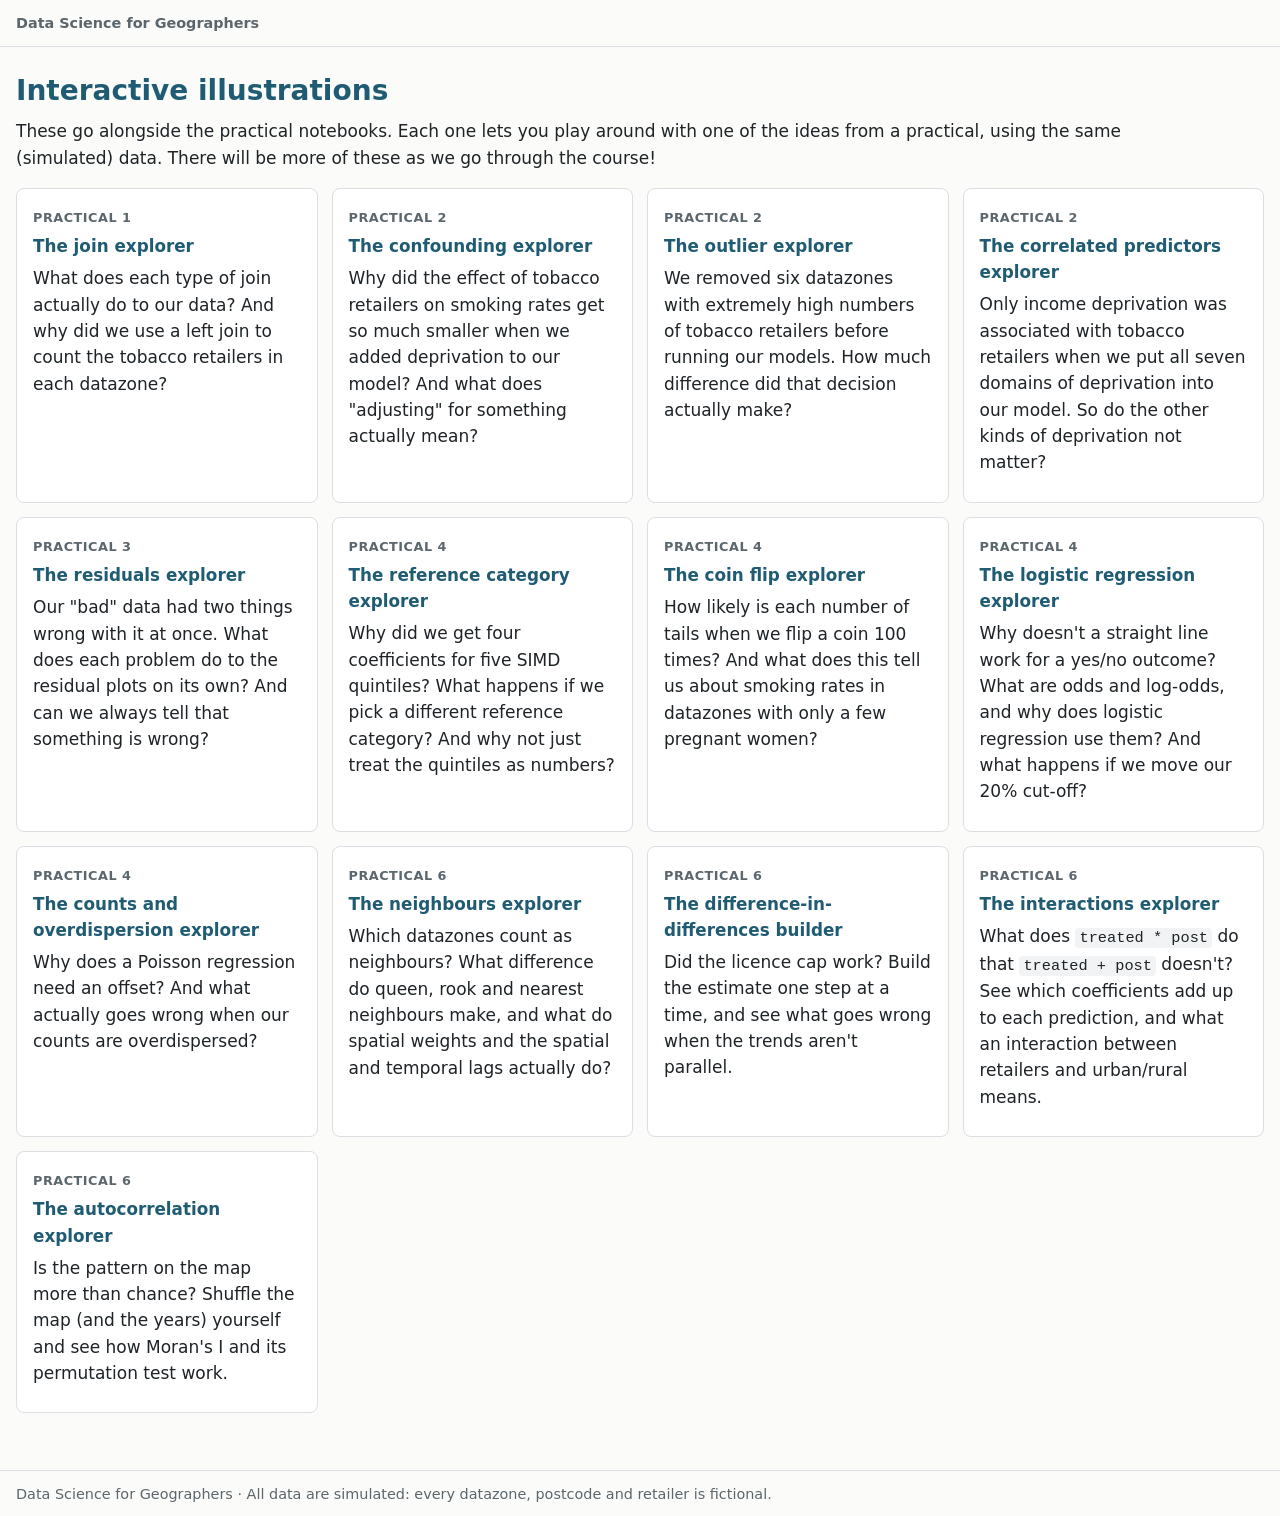
<file: index.html>
<!doctype html>
<html lang="en">
<head>
<meta charset="utf-8">
<meta name="viewport" content="width=device-width, initial-scale=1">
<title>Data Science for Geographers</title>
<meta name="description" content="Interactive illustrations for the Data Science for Geographers practicals.">
<link rel="icon" href="data:image/svg+xml,%3Csvg xmlns=%22http://www.w3.org/2000/svg%22 viewBox=%220 0 32 32%22%3E%3Crect width=%2232%22 height=%2232%22 rx=%226%22 fill=%22%231f5c73%22/%3E%3Cpath d=%22M7 11h18M7 16h18M7 21h18M16 7v18%22 stroke=%22white%22 stroke-width=%222.2%22/%3E%3C/svg%3E">
<link rel="stylesheet" href="shared/style.css">
<style>
  .apps { list-style: none; padding: 0; display: grid; gap: 14px; grid-template-columns: repeat(auto-fill, minmax(280px, 1fr)); }
  .apps a { display: block; text-decoration: none; color: inherit; height: 100%; }
  .apps a:hover .panel { border-color: var(--accent); }
  .apps .panel { height: 100%; }
  .apps .practical { font-size: 0.8rem; font-weight: 600; color: var(--muted); text-transform: uppercase; letter-spacing: 0.04em; }
  .apps h2 { color: var(--accent); margin: 4px 0 6px; }
</style>
</head>
<body>
<header class="site"><span class="home">Data Science for Geographers</span></header>
<main>
  <h1>Interactive illustrations</h1>
  <p>These go alongside the practical notebooks. Each one lets you play around with one of the ideas from a practical, using the same (simulated) data. There will be more of these as we go through the course!</p>
  <ul class="apps">
    <li>
      <a href="join-explorer/">
        <div class="panel">
          <span class="practical">Practical 1</span>
          <h2>The join explorer</h2>
          <p>What does each type of join actually do to our data? And why did we use a left join to count the tobacco retailers in each datazone?</p>
        </div>
      </a>
    </li>
    <li>
      <a href="confounding/">
        <div class="panel">
          <span class="practical">Practical 2</span>
          <h2>The confounding explorer</h2>
          <p>Why did the effect of tobacco retailers on smoking rates get so much smaller when we added deprivation to our model? And what does "adjusting" for something actually mean?</p>
        </div>
      </a>
    </li>
    <li>
      <a href="outliers/">
        <div class="panel">
          <span class="practical">Practical 2</span>
          <h2>The outlier explorer</h2>
          <p>We removed six datazones with extremely high numbers of tobacco retailers before running our models. How much difference did that decision actually make?</p>
        </div>
      </a>
    </li>
    <li>
      <a href="predictors/">
        <div class="panel">
          <span class="practical">Practical 2</span>
          <h2>The correlated predictors explorer</h2>
          <p>Only income deprivation was associated with tobacco retailers when we put all seven domains of deprivation into our model. So do the other kinds of deprivation not matter?</p>
        </div>
      </a>
    </li>
    <li>
      <a href="residuals/">
        <div class="panel">
          <span class="practical">Practical 3</span>
          <h2>The residuals explorer</h2>
          <p>Our "bad" data had two things wrong with it at once. What does each problem do to the residual plots on its own? And can we always tell that something is wrong?</p>
        </div>
      </a>
    </li>
    <li>
      <a href="reference/">
        <div class="panel">
          <span class="practical">Practical 4</span>
          <h2>The reference category explorer</h2>
          <p>Why did we get four coefficients for five SIMD quintiles? What happens if we pick a different reference category? And why not just treat the quintiles as numbers?</p>
        </div>
      </a>
    </li>
    <li>
      <a href="binomial/">
        <div class="panel">
          <span class="practical">Practical 4</span>
          <h2>The coin flip explorer</h2>
          <p>How likely is each number of tails when we flip a coin 100 times? And what does this tell us about smoking rates in datazones with only a few pregnant women?</p>
        </div>
      </a>
    </li>
    <li>
      <a href="logistic/">
        <div class="panel">
          <span class="practical">Practical 4</span>
          <h2>The logistic regression explorer</h2>
          <p>Why doesn't a straight line work for a yes/no outcome? What are odds and log-odds, and why does logistic regression use them? And what happens if we move our 20% cut-off?</p>
        </div>
      </a>
    </li>
    <li>
      <a href="counts/">
        <div class="panel">
          <span class="practical">Practical 4</span>
          <h2>The counts and overdispersion explorer</h2>
          <p>Why does a Poisson regression need an offset? And what actually goes wrong when our counts are overdispersed?</p>
        </div>
      </a>
    </li>
    <li>
      <a href="neighbours/">
        <div class="panel">
          <span class="practical">Practical 6</span>
          <h2>The neighbours explorer</h2>
          <p>Which datazones count as neighbours? What difference do queen, rook and nearest neighbours make, and what do spatial weights and the spatial and temporal lags actually do?</p>
        </div>
      </a>
    </li>
    <li>
      <a href="did/">
        <div class="panel">
          <span class="practical">Practical 6</span>
          <h2>The difference-in-differences builder</h2>
          <p>Did the licence cap work? Build the estimate one step at a time, and see what goes wrong when the trends aren't parallel.</p>
        </div>
      </a>
    </li>
    <li>
      <a href="interactions/">
        <div class="panel">
          <span class="practical">Practical 6</span>
          <h2>The interactions explorer</h2>
          <p>What does <code>treated * post</code> do that <code>treated + post</code> doesn't? See which coefficients add up to each prediction, and what an interaction between retailers and urban/rural means.</p>
        </div>
      </a>
    </li>
    <li>
      <a href="autocorrelation/">
        <div class="panel">
          <span class="practical">Practical 6</span>
          <h2>The autocorrelation explorer</h2>
          <p>Is the pattern on the map more than chance? Shuffle the map (and the years) yourself and see how Moran's I and its permutation test work.</p>
        </div>
      </a>
    </li>
  </ul>
</main>
<footer class="site">Data Science for Geographers &middot; All data are simulated: every datazone, postcode and retailer is fictional.</footer>
</body>
</html>
</file>
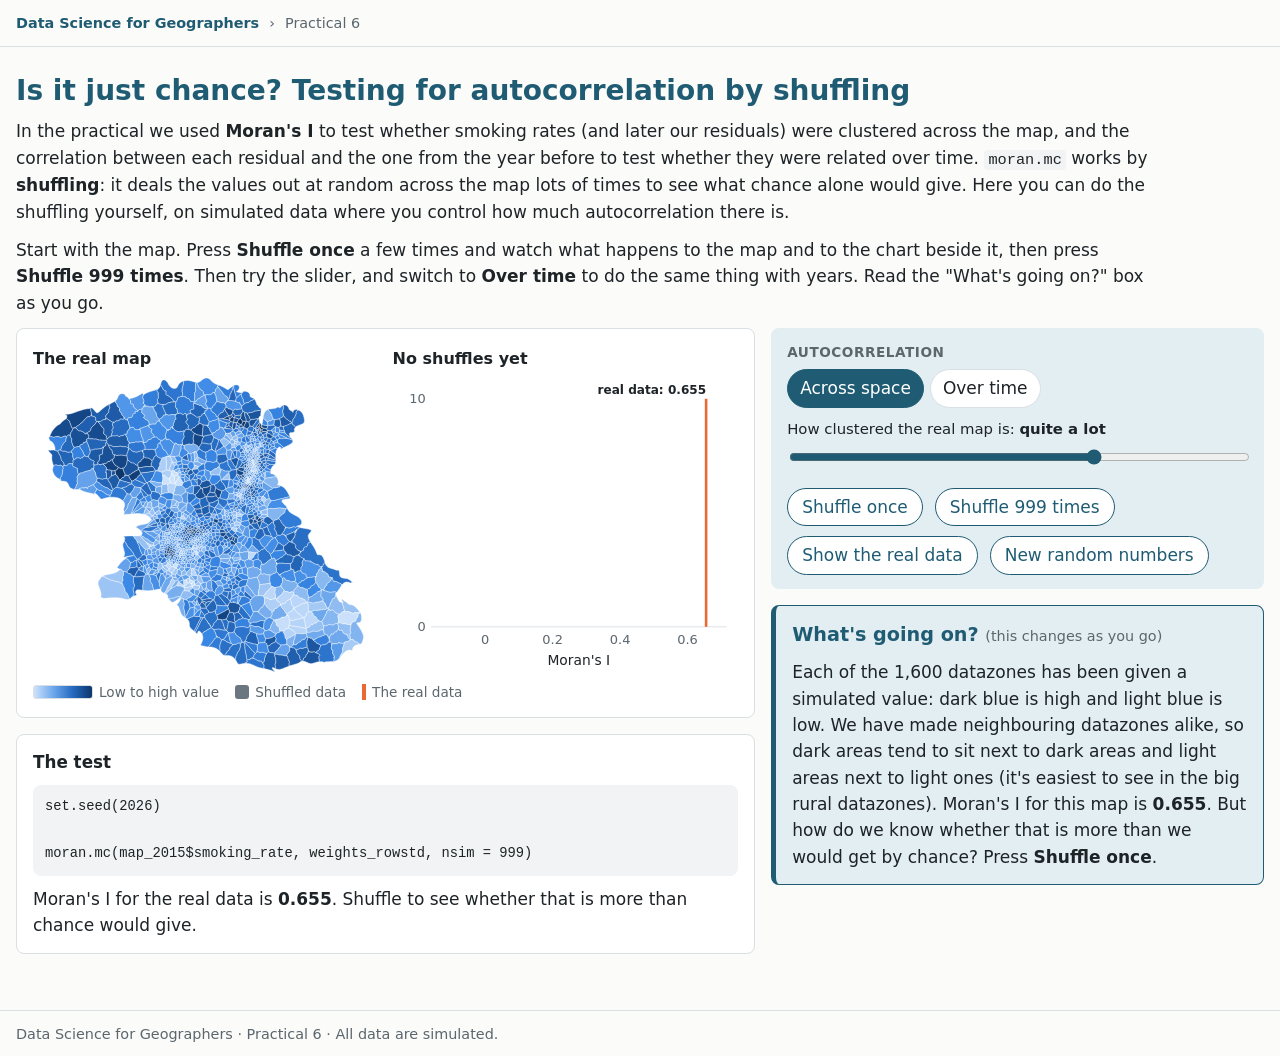
<file: autocorrelation/index.html>
<!doctype html>
<html lang="en">
<head>
<meta charset="utf-8">
<meta name="viewport" content="width=device-width, initial-scale=1">
<title>Autocorrelation explorer</title>
<meta name="description" content="Data Science for Geographers, Practical 6: what Moran's I measures, and how a permutation test uses shuffled maps (and shuffled years) to test for spatial and temporal autocorrelation.">
<link rel="icon" href="data:image/svg+xml,%3Csvg xmlns=%22http://www.w3.org/2000/svg%22 viewBox=%220 0 32 32%22%3E%3Crect width=%2232%22 height=%2232%22 rx=%226%22 fill=%22%231f5c73%22/%3E%3Cpath d=%22M6 26V20h4v6M12 26V12h4v14M18 26V16h4v10M24 26V6%22 fill=%22none%22 stroke=%22white%22 stroke-width=%222.2%22/%3E%3C/svg%3E">
<link rel="stylesheet" href="../shared/style.css">
<link rel="stylesheet" href="style.css">
</head>
<body>
<header class="site">
  <a class="home" href="../">Data Science for Geographers</a>
  <span class="crumb">Practical 6</span>
</header>

<main>
  <h1>Is it just chance? Testing for autocorrelation by shuffling</h1>
  <p id="intro"></p>
  <p>Start with the map. Press <b>Shuffle once</b> a few times and watch what happens to the map and to the chart beside it, then press <b>Shuffle 999 times</b>. Then try the slider, and switch to <b>Over time</b> to do the same thing with years. Read the "What's going on?" box as you go.</p>

  <section class="results">
    <div class="side">
      <div class="panel">
        <div class="charts">
          <figure>
            <h3 id="data-title"></h3>
            <div class="chart-wrap"><svg id="data" class="data" role="img" aria-labelledby="data-desc"></svg></div>
            <p id="data-desc" class="visually-hidden"></p>
          </figure>
          <figure>
            <h3 id="hist-title"></h3>
            <div class="chart-wrap"><svg id="hist" class="chart" viewBox="0 0 400 340" role="img" aria-labelledby="hist-desc"></svg></div>
            <p id="hist-desc" class="visually-hidden"></p>
          </figure>
        </div>
        <ul class="legend" aria-label="Key">
          <li id="ramp-key"><span class="swatch ramp"></span>Low to high value</li>
          <li><span class="swatch bar"></span>Shuffled data</li>
          <li><span class="swatch observed"></span>The real data</li>
        </ul>
      </div>
      <div class="panel">
        <h2>The test</h2>
        <pre><code id="code"></code></pre>
        <p class="fit" id="result"></p>
      </div>
    </div>
    <div class="side">
      <section class="controls" aria-label="Change the data and shuffle it">
        <div class="control">
          <span class="control-label">Autocorrelation</span>
          <div class="segmented">
            <button type="button" data-mode="space">Across space</button>
            <button type="button" data-mode="time">Over time</button>
          </div>
        </div>
        <label class="slider">
          <span id="slider-label"></span>
          <input type="range" id="strength" min="0" max="0.9" step="0.1">
        </label>
        <button type="button" class="action" id="once">Shuffle once</button>
        <button type="button" class="action" id="many">Shuffle 999 times</button>
        <button type="button" class="action" id="real">Show the real data</button>
        <button type="button" class="action" id="again">New random numbers</button>
      </section>
      <section class="panel explain" aria-live="polite">
        <h2>What's going on? <span class="sub">(this changes as you go)</span></h2>
        <p id="explain"></p>
      </section>
    </div>
  </section>
</main>

<footer class="site">
  Data Science for Geographers &middot; Practical 6 &middot; All data are simulated.
</footer>
<script type="module" src="app.js"></script>
</body>
</html>
</file>
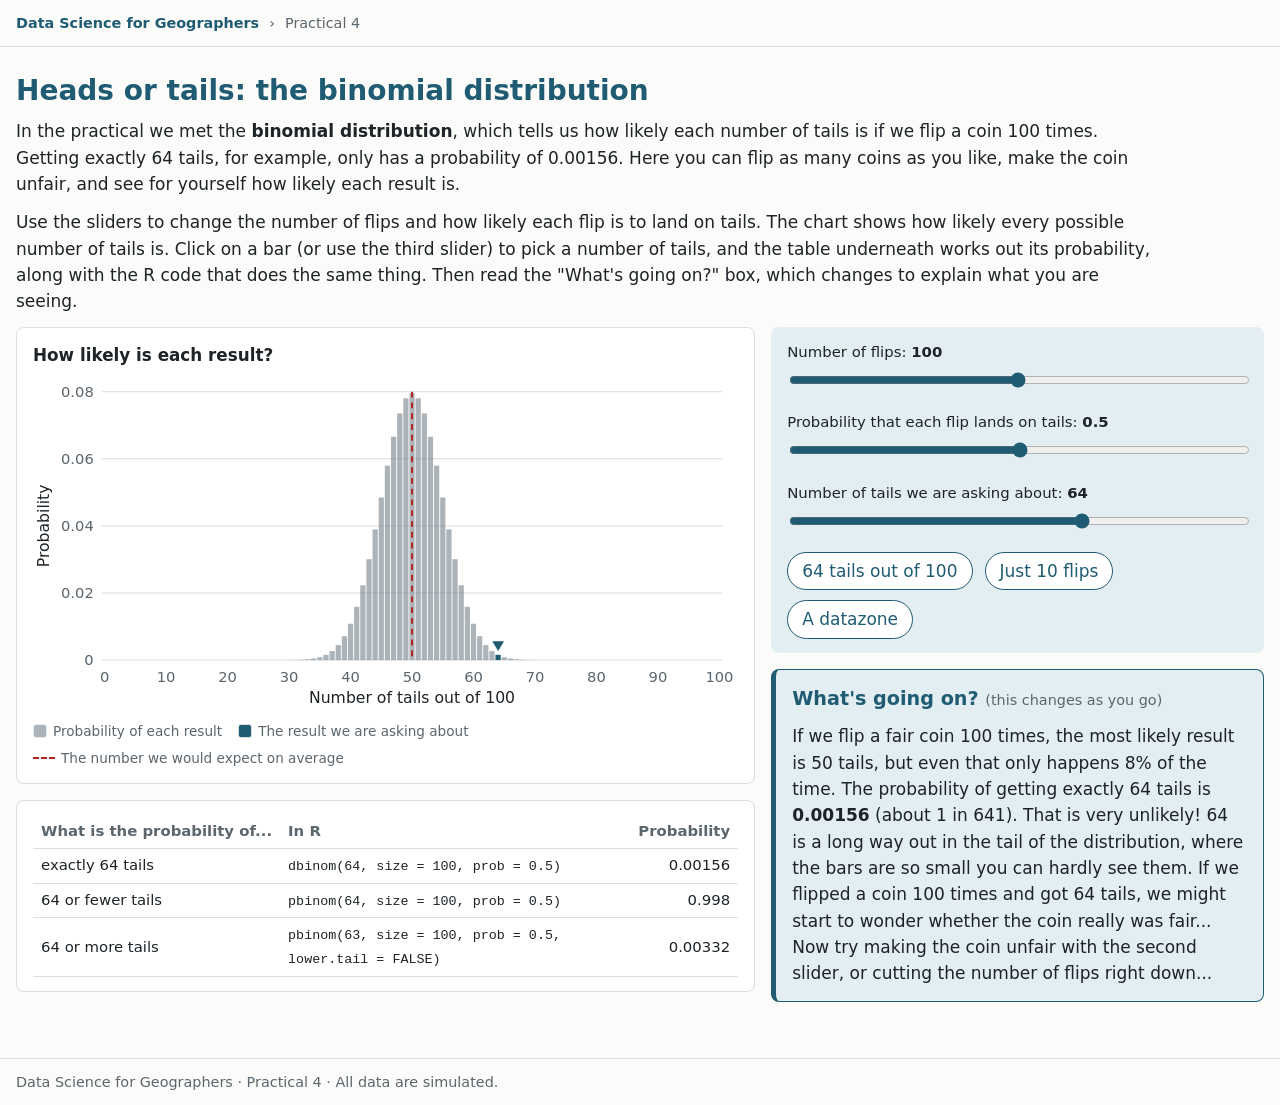
<file: binomial/index.html>
<!doctype html>
<html lang="en">
<head>
<meta charset="utf-8">
<meta name="viewport" content="width=device-width, initial-scale=1">
<title>Coin flip explorer</title>
<meta name="description" content="Data Science for Geographers, Practical 4: how likely is each number of tails when you flip a coin? The binomial distribution, and what it means for smoking rates in small datazones.">
<link rel="icon" href="data:image/svg+xml,%3Csvg xmlns=%22http://www.w3.org/2000/svg%22 viewBox=%220 0 32 32%22%3E%3Crect width=%2232%22 height=%2232%22 rx=%226%22 fill=%22%231f5c73%22/%3E%3Cpath d=%22M7 25V19M12 25V12M16 25V7M20 25V12M25 25V19%22 stroke=%22white%22 stroke-width=%223%22/%3E%3C/svg%3E">
<link rel="stylesheet" href="../shared/style.css">
<link rel="stylesheet" href="style.css">
</head>
<body>
<header class="site">
  <a class="home" href="../">Data Science for Geographers</a>
  <span class="crumb">Practical 4</span>
</header>

<main>
  <h1>Heads or tails: the binomial distribution</h1>
  <p id="intro"></p>
  <p>Use the sliders to change the number of flips and how likely each flip is to land on tails. The chart shows how likely every possible number of tails is. Click on a bar (or use the third slider) to pick a number of tails, and the table underneath works out its probability, along with the R code that does the same thing. Then read the "What's going on?" box, which changes to explain what you are seeing.</p>

  <section class="results">
    <div class="side">
      <div class="panel">
        <h2>How likely is each result?</h2>
        <div class="chart-wrap"><svg id="chart" class="chart" viewBox="0 0 720 340" role="img" aria-labelledby="chart-desc"></svg></div>
        <p id="chart-desc" class="visually-hidden"></p>
        <ul class="legend" aria-label="Key">
          <li><span class="swatch bar"></span>Probability of each result</li>
          <li><span class="swatch picked"></span>The result we are asking about</li>
          <li><span class="swatch expected"></span>The number we would expect on average</li>
        </ul>
      </div>
      <div class="panel">
        <div class="table-wrap"><table id="prob-table"></table></div>
      </div>
    </div>
    <div class="side">
      <section class="controls" aria-label="Change the coin">
        <label class="slider">
          <span><span id="n-label"></span>: <b id="n-value"></b></span>
          <input type="range" id="n" min="1" max="200" step="1">
        </label>
        <label class="slider">
          <span><span id="p-label"></span>: <b id="p-value"></b></span>
          <input type="range" id="p" min="0.01" max="0.99" step="0.01">
        </label>
        <label class="slider">
          <span><span id="k-label"></span>: <b id="k-value"></b></span>
          <input type="range" id="k" min="0" step="1">
        </label>
        <button type="button" class="action" data-preset="coin64">64 tails out of 100</button>
        <button type="button" class="action" data-preset="coin10">Just 10 flips</button>
        <button type="button" class="action" data-preset="datazone">A datazone</button>
      </section>
      <section class="panel explain" aria-live="polite">
        <h2>What's going on? <span class="sub">(this changes as you go)</span></h2>
        <p id="explain"></p>
      </section>
    </div>
  </section>
</main>

<footer class="site">
  Data Science for Geographers &middot; Practical 4 &middot; All data are simulated.
</footer>
<script type="module" src="app.js"></script>
</body>
</html>
</file>
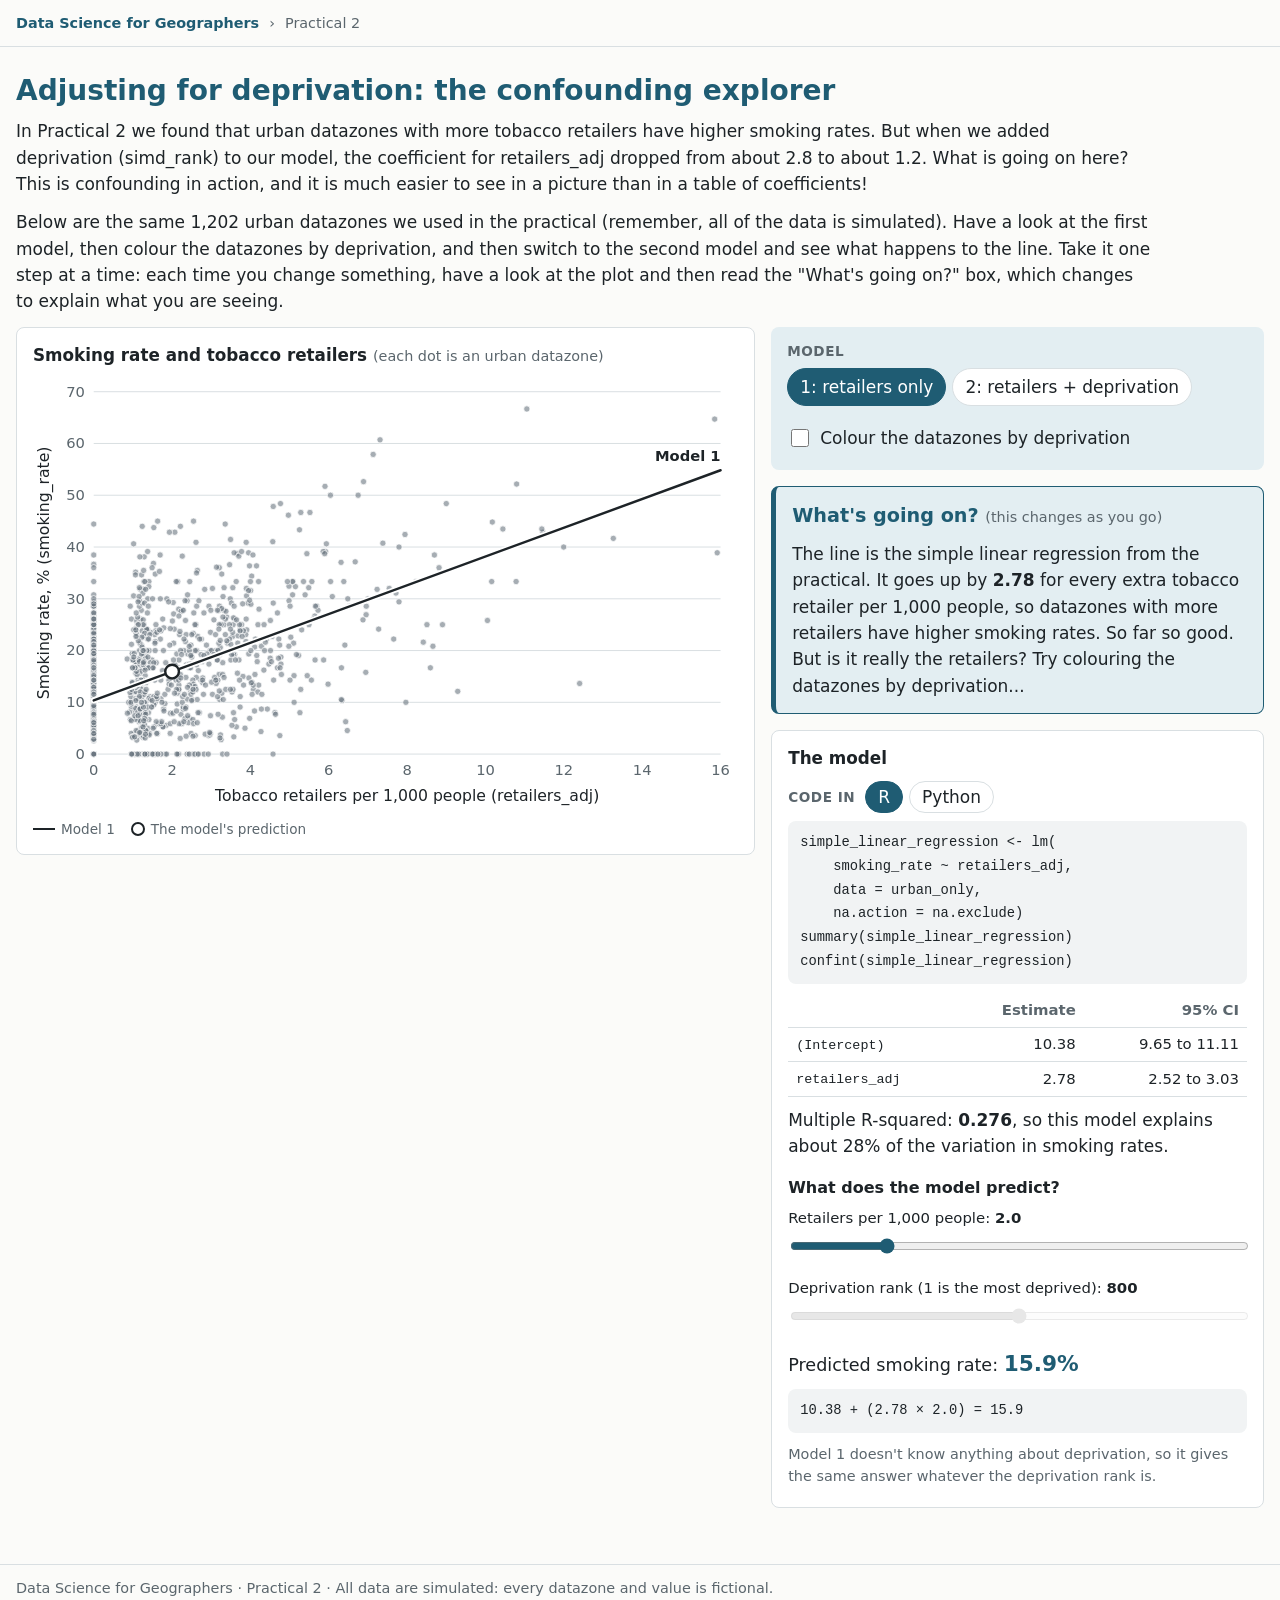
<file: confounding/index.html>
<!doctype html>
<html lang="en">
<head>
<meta charset="utf-8">
<meta name="viewport" content="width=device-width, initial-scale=1">
<title>Confounding explorer</title>
<meta name="description" content="Data Science for Geographers, Practical 2: see what adjusting for deprivation does to the association between tobacco retailers and smoking rates.">
<link rel="icon" href="data:image/svg+xml,%3Csvg xmlns=%22http://www.w3.org/2000/svg%22 viewBox=%220 0 32 32%22%3E%3Crect width=%2232%22 height=%2232%22 rx=%226%22 fill=%22%231f5c73%22/%3E%3Cpath d=%22M7 11h18M7 16h18M7 21h18M16 7v18%22 stroke=%22white%22 stroke-width=%222.2%22/%3E%3C/svg%3E">
<link rel="stylesheet" href="../shared/style.css">
<link rel="stylesheet" href="style.css">
</head>
<body>
<header class="site">
  <a class="home" href="../">Data Science for Geographers</a>
  <span class="crumb">Practical 2</span>
</header>

<main>
  <h1>Adjusting for deprivation: the confounding explorer</h1>
  <p id="intro"></p>
  <p>Below are the same 1,202 urban datazones we used in the practical (remember, all of the data is simulated). Have a look at the first model, then colour the datazones by deprivation, and then switch to the second model and see what happens to the line. Take it one step at a time: each time you change something, have a look at the plot and then read the "What's going on?" box, which changes to explain what you are seeing.</p>

  <section class="results">
    <div class="panel">
      <h2>Smoking rate and tobacco retailers <span class="sub">(each dot is an urban datazone)</span></h2>
      <div class="chart-wrap">
        <svg id="chart" class="chart" viewBox="0 0 720 440" role="img" aria-labelledby="chart-desc"></svg>
        <div id="tip" class="tip" hidden></div>
      </div>
      <p id="chart-desc" class="visually-hidden"></p>
      <ul class="legend" id="legend" aria-label="Key"></ul>
    </div>
    <div class="side">
      <section class="controls" aria-label="Choose a model">
        <div class="control">
          <span class="control-label" id="model-label">Model</span>
          <div class="segmented" role="group" aria-labelledby="model-label">
            <button type="button" data-model="simple" aria-pressed="true">1: retailers only</button>
            <button type="button" data-model="adjusted" aria-pressed="false">2: retailers + deprivation</button>
          </div>
        </div>
        <label class="toggle">
          <input type="checkbox" id="colour">
          <span>Colour the datazones by deprivation</span>
        </label>
      </section>
      <section class="panel explain" aria-live="polite">
        <h2>What's going on? <span class="sub">(this changes as you go)</span></h2>
        <p id="explain"></p>
      </section>
      <div class="panel">
      <h2>The model</h2>
      <div class="control lang">
        <span class="control-label" id="lang-label">Code in</span>
        <div class="segmented" role="group" aria-labelledby="lang-label">
          <button type="button" data-lang="R" aria-pressed="true">R</button>
          <button type="button" data-lang="Python" aria-pressed="false">Python</button>
        </div>
      </div>
      <pre><code id="code"></code></pre>
      <div class="table-wrap"><table id="coef-table"></table></div>
      <p class="fit" id="fit"></p>

      <h3>What does the model predict?</h3>
      <label class="slider">
        <span>Retailers per 1,000 people: <b id="retailers-value"></b></span>
        <input type="range" id="retailers" min="0" max="10" step="0.5" value="2">
      </label>
      <label class="slider">
        <span>Deprivation rank (1 is the most deprived): <b id="rank-value"></b></span>
        <input type="range" id="rank" min="1" max="1600" step="1" value="800">
      </label>
      <p class="prediction" aria-live="polite">Predicted smoking rate: <b id="prediction"></b></p>
      <pre><code id="equation"></code></pre>
      <p class="small" id="prediction-note"></p>
      </div>
    </div>
  </section>
</main>

<footer class="site">
  Data Science for Geographers &middot; Practical 2 &middot; All data are simulated: every datazone and value is fictional.
</footer>
<script type="module" src="app.js"></script>
</body>
</html>
</file>
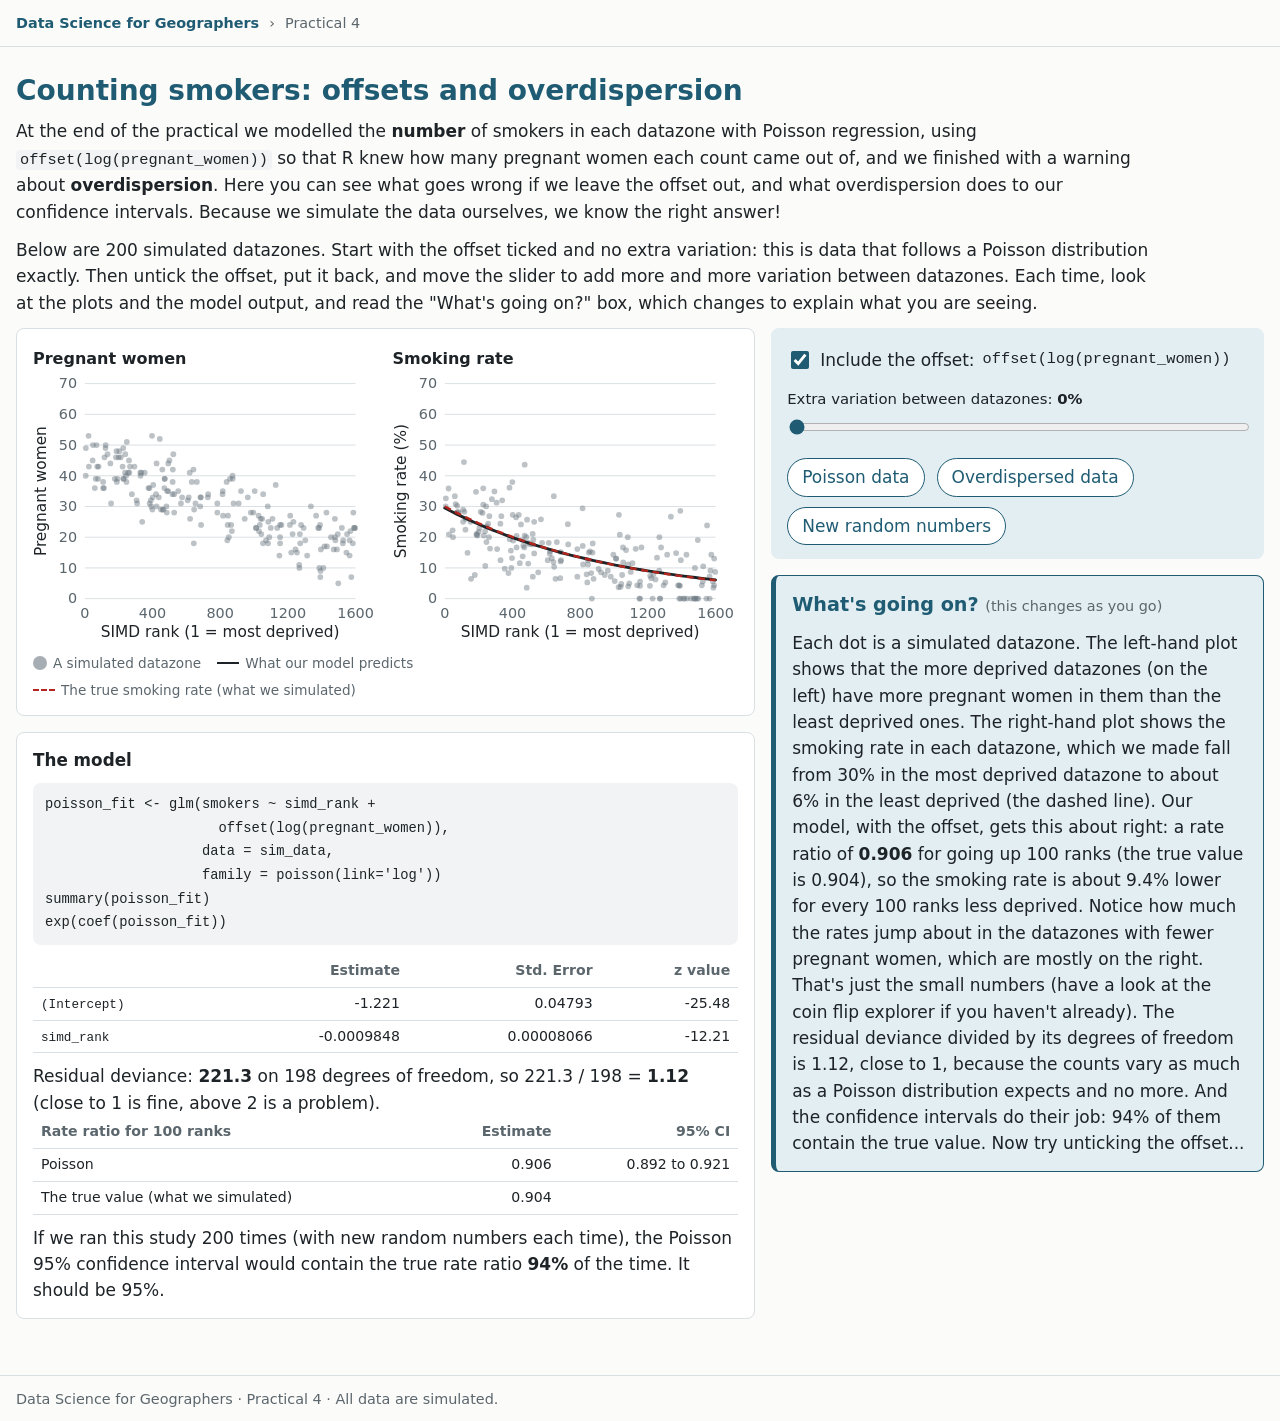
<file: counts/index.html>
<!doctype html>
<html lang="en">
<head>
<meta charset="utf-8">
<meta name="viewport" content="width=device-width, initial-scale=1">
<title>Counts and overdispersion</title>
<meta name="description" content="Data Science for Geographers, Practical 4: what the offset does in a Poisson regression, and what overdispersion does to the confidence intervals.">
<link rel="icon" href="data:image/svg+xml,%3Csvg xmlns=%22http://www.w3.org/2000/svg%22 viewBox=%220 0 32 32%22%3E%3Crect width=%2232%22 height=%2232%22 rx=%226%22 fill=%22%231f5c73%22/%3E%3Ccircle cx=%229%22 cy=%2210%22 r=%222.5%22 fill=%22white%22/%3E%3Ccircle cx=%2216%22 cy=%2216%22 r=%222.5%22 fill=%22white%22/%3E%3Ccircle cx=%2223%22 cy=%2222%22 r=%222.5%22 fill=%22white%22/%3E%3Ccircle cx=%2212%22 cy=%2220%22 r=%222.5%22 fill=%22white%22/%3E%3Ccircle cx=%2222%22 cy=%2212%22 r=%222.5%22 fill=%22white%22/%3E%3C/svg%3E">
<link rel="stylesheet" href="../shared/style.css">
<link rel="stylesheet" href="style.css">
</head>
<body>
<header class="site">
  <a class="home" href="../">Data Science for Geographers</a>
  <span class="crumb">Practical 4</span>
</header>

<main>
  <h1>Counting smokers: offsets and overdispersion</h1>
  <p id="intro"></p>
  <p>Below are 200 simulated datazones. Start with the offset ticked and no extra variation: this is data that follows a Poisson distribution exactly. Then untick the offset, put it back, and move the slider to add more and more variation between datazones. Each time, look at the plots and the model output, and read the "What's going on?" box, which changes to explain what you are seeing.</p>

  <section class="results">
    <div class="side">
      <div class="panel">
        <div class="charts">
          <figure>
            <h3>Pregnant women</h3>
            <div class="chart-wrap"><svg id="women" class="chart" viewBox="0 0 360 280" role="img" aria-labelledby="women-desc"></svg></div>
            <p id="women-desc" class="visually-hidden"></p>
          </figure>
          <figure>
            <h3 id="smokers-title"></h3>
            <div class="chart-wrap"><svg id="smokers" class="chart" viewBox="0 0 360 280" role="img" aria-labelledby="smokers-desc"></svg></div>
            <p id="smokers-desc" class="visually-hidden"></p>
          </figure>
        </div>
        <ul class="legend" aria-label="Key">
          <li><span class="swatch dot round"></span>A simulated datazone</li>
          <li><span class="swatch line"></span>What our model predicts</li>
          <li id="truth-key"><span class="swatch truth"></span>The true smoking rate (what we simulated)</li>
        </ul>
      </div>
      <div class="panel">
        <h2>The model</h2>
        <pre><code id="code"></code></pre>
        <div class="table-wrap"><table id="coef-table"></table></div>
        <p class="fit" id="deviance"></p>
        <div class="table-wrap"><table id="ratio-table"></table></div>
        <p class="fit" id="coverage"></p>
      </div>
    </div>
    <div class="side">
      <section class="controls" aria-label="Change the data and the model">
        <label class="toggle"><input type="checkbox" id="offset"> Include the offset: <code>offset(log(pregnant_women))</code></label>
        <label class="slider">
          <span>Extra variation between datazones: <b id="extra-value"></b></span>
          <input type="range" id="extra" min="0" max="1" step="0.1">
        </label>
        <button type="button" class="action" data-extra="0">Poisson data</button>
        <button type="button" class="action" data-extra="1">Overdispersed data</button>
        <button type="button" class="action" id="again">New random numbers</button>
      </section>
      <section class="panel explain" aria-live="polite">
        <h2>What's going on? <span class="sub">(this changes as you go)</span></h2>
        <p id="explain"></p>
      </section>
    </div>
  </section>
</main>

<footer class="site">
  Data Science for Geographers &middot; Practical 4 &middot; All data are simulated.
</footer>
<script type="module" src="app.js"></script>
</body>
</html>
</file>
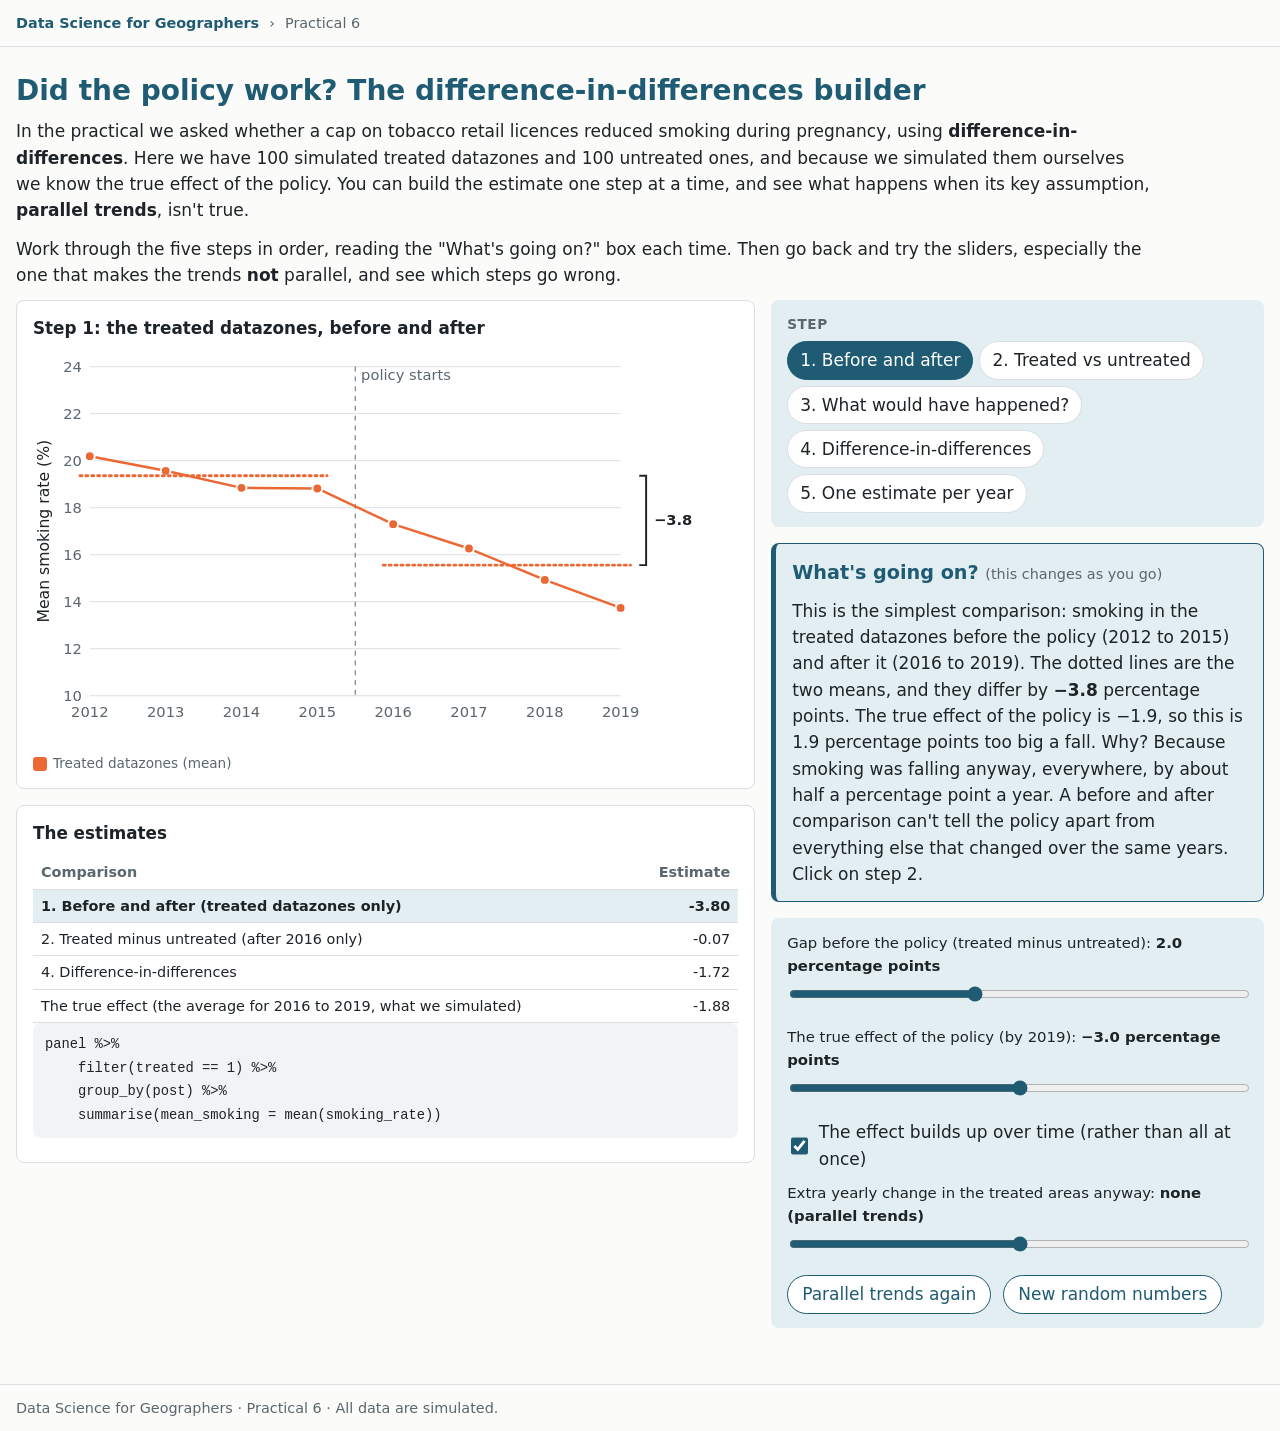
<file: did/index.html>
<!doctype html>
<html lang="en">
<head>
<meta charset="utf-8">
<meta name="viewport" content="width=device-width, initial-scale=1">
<title>Difference-in-differences builder</title>
<meta name="description" content="Data Science for Geographers, Practical 6: build a difference-in-differences estimate step by step, and see what happens when the parallel trends assumption fails.">
<link rel="icon" href="data:image/svg+xml,%3Csvg xmlns=%22http://www.w3.org/2000/svg%22 viewBox=%220 0 32 32%22%3E%3Crect width=%2232%22 height=%2232%22 rx=%226%22 fill=%22%231f5c73%22/%3E%3Cpath d=%22M5 10l11 4 11 4M5 16l11 4 5 2 6 -6%22 fill=%22none%22 stroke=%22white%22 stroke-width=%222.2%22/%3E%3C/svg%3E">
<link rel="stylesheet" href="../shared/style.css">
<link rel="stylesheet" href="style.css">
</head>
<body>
<header class="site">
  <a class="home" href="../">Data Science for Geographers</a>
  <span class="crumb">Practical 6</span>
</header>

<main>
  <h1>Did the policy work? The difference-in-differences builder</h1>
  <p id="intro"></p>
  <p>Work through the five steps in order, reading the "What's going on?" box each time. Then go back and try the sliders, especially the one that makes the trends <b>not</b> parallel, and see which steps go wrong.</p>

  <section class="results">
    <div class="side">
      <div class="panel">
        <h2 id="chart-title"></h2>
        <div class="chart-wrap"><svg id="chart" class="chart" viewBox="0 0 720 400" role="img" aria-labelledby="chart-desc"></svg></div>
        <p id="chart-desc" class="visually-hidden"></p>
        <ul class="legend" id="legend" aria-label="Key"></ul>
      </div>
      <div class="panel">
        <h2>The estimates</h2>
        <div class="table-wrap"><table id="estimates"></table></div>
        <pre><code id="code"></code></pre>
        <div class="table-wrap" id="table-wrap"><table id="two-by-two"></table></div>
      </div>
    </div>
    <div class="side">
      <section class="controls" aria-label="Choose the step">
        <div class="control">
          <span class="control-label">Step</span>
          <div class="segmented" id="steps">
            <button type="button" data-step="1">1. Before and after</button>
            <button type="button" data-step="2">2. Treated vs untreated</button>
            <button type="button" data-step="3">3. What would have happened?</button>
            <button type="button" data-step="4">4. Difference-in-differences</button>
            <button type="button" data-step="5">5. One estimate per year</button>
          </div>
        </div>
      </section>
      <section class="panel explain" aria-live="polite">
        <h2>What's going on? <span class="sub">(this changes as you go)</span></h2>
        <p id="explain"></p>
      </section>
      <section class="controls" aria-label="Change the data">
        <label class="slider">
          <span>Gap before the policy (treated minus untreated): <b id="gap-value"></b></span>
          <input type="range" id="gap" min="0" max="5" step="0.5">
        </label>
        <label class="slider">
          <span>The true effect of the policy (by 2019): <b id="effect-value"></b></span>
          <input type="range" id="effect" min="-6" max="0" step="0.5">
        </label>
        <label class="toggle"><input type="checkbox" id="builds"> The effect builds up over time (rather than all at once)</label>
        <label class="slider">
          <span>Extra yearly change in the treated areas anyway: <b id="trend-value"></b></span>
          <input type="range" id="trend" min="-1" max="1" step="0.25">
        </label>
        <button type="button" class="action" id="reset">Parallel trends again</button>
        <button type="button" class="action" id="again">New random numbers</button>
      </section>
    </div>
  </section>
</main>

<footer class="site">
  Data Science for Geographers &middot; Practical 6 &middot; All data are simulated.
</footer>
<script type="module" src="app.js"></script>
</body>
</html>
</file>
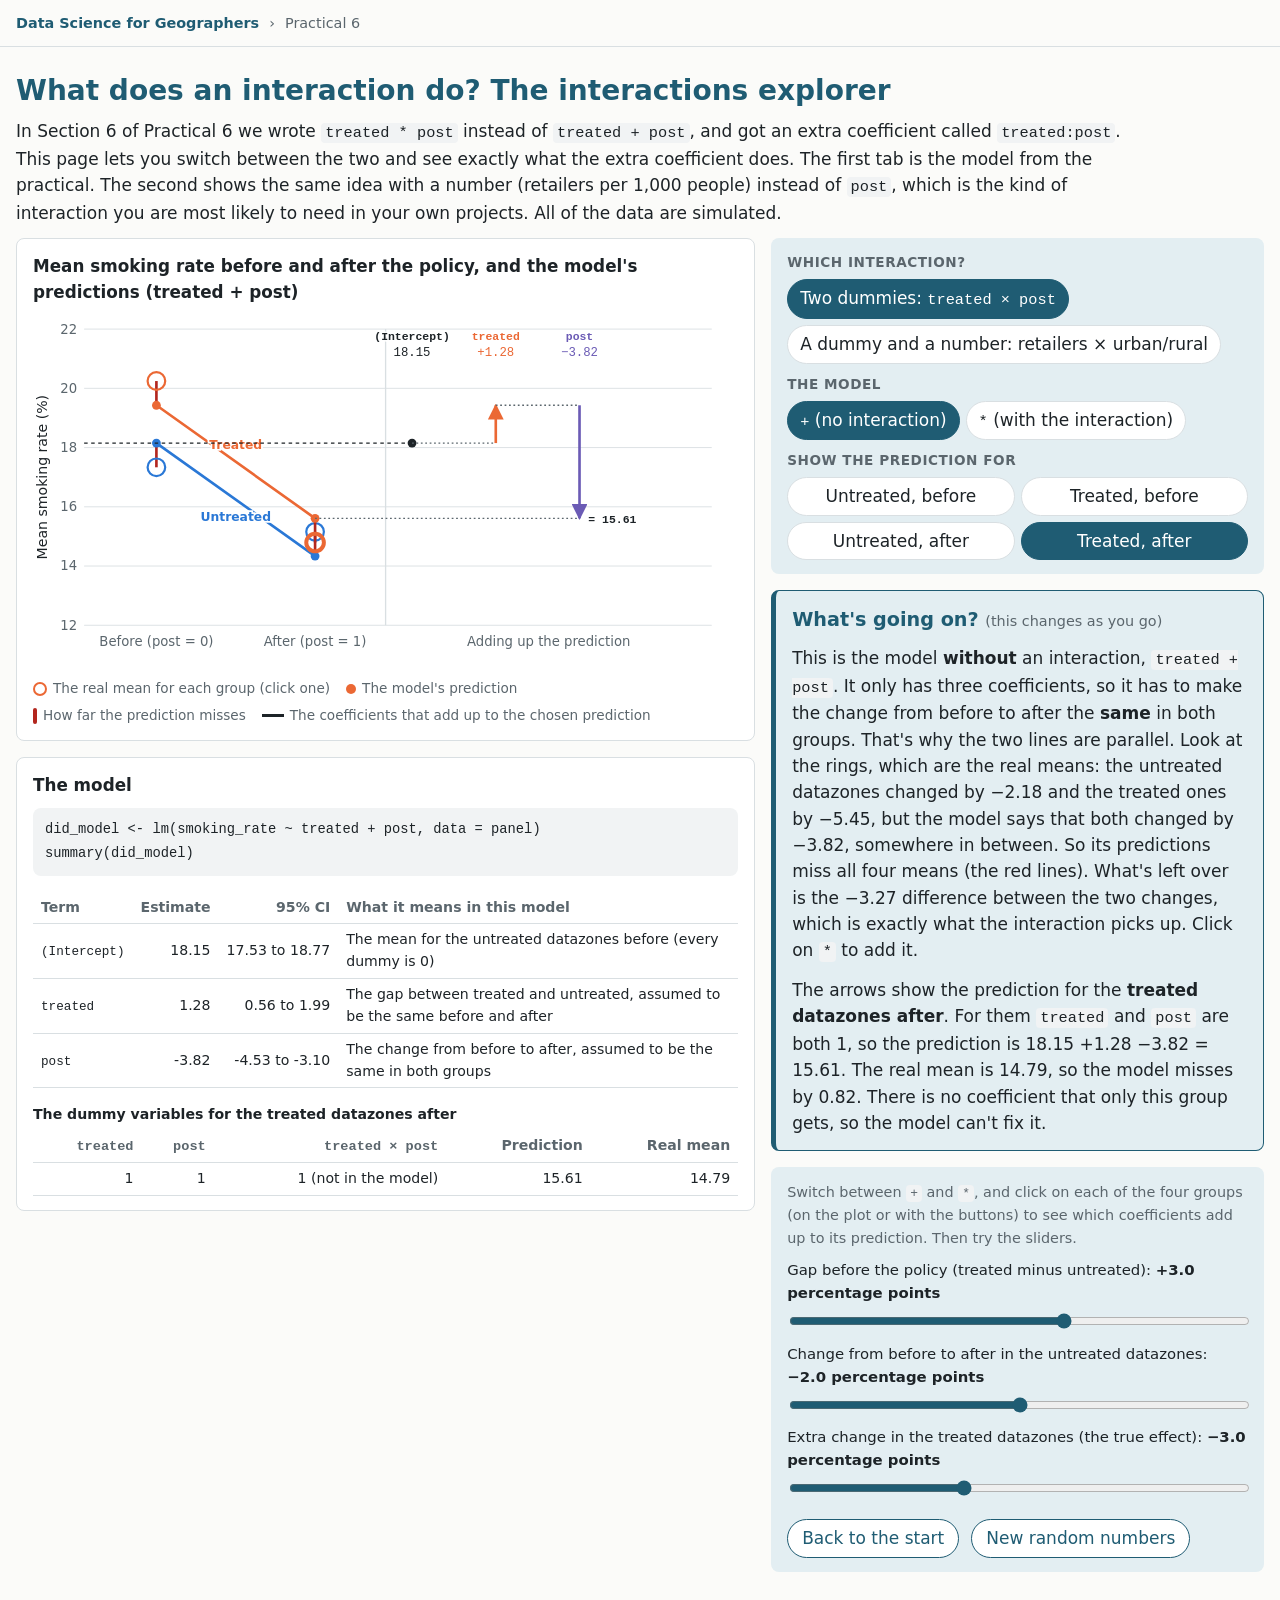
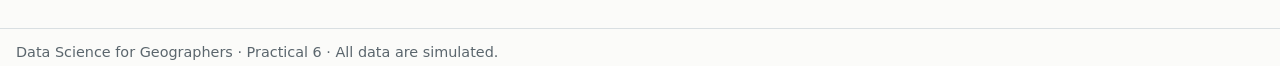
<file: interactions/index.html>
<!doctype html>
<html lang="en">
<head>
<meta charset="utf-8">
<meta name="viewport" content="width=device-width, initial-scale=1">
<title>Interactions explorer</title>
<meta name="description" content="Data Science for Geographers, Practical 6: what an interaction does in a regression model, with two dummy variables (treated * post) and with a dummy and a number.">
<link rel="icon" href="data:image/svg+xml,%3Csvg xmlns=%22http://www.w3.org/2000/svg%22 viewBox=%220 0 32 32%22%3E%3Crect width=%2232%22 height=%2232%22 rx=%226%22 fill=%22%231f5c73%22/%3E%3Cpath d=%22M6 22L26 14M6 18L26 6%22 fill=%22none%22 stroke=%22white%22 stroke-width=%222.4%22/%3E%3C/svg%3E">
<link rel="stylesheet" href="../shared/style.css">
<link rel="stylesheet" href="style.css">
</head>
<body>
<header class="site">
  <a class="home" href="../">Data Science for Geographers</a>
  <span class="crumb">Practical 6</span>
</header>

<main>
  <h1>What does an interaction do? The interactions explorer</h1>
  <p id="intro"></p>

  <section class="results">
    <div class="side">
      <div class="panel">
        <h2 id="chart-title"></h2>
        <div class="chart-wrap"><svg id="chart" class="chart" viewBox="0 0 800 400" role="img" aria-labelledby="chart-desc"></svg></div>
        <p id="chart-desc" class="visually-hidden"></p>
        <ul class="legend" id="legend" aria-label="Key"></ul>
      </div>
      <div class="panel">
        <h2>The model</h2>
        <pre><code id="code"></code></pre>
        <div class="table-wrap"><table id="coefs"></table></div>
        <div class="table-wrap" id="row-wrap"><table id="row"></table></div>
      </div>
    </div>
    <div class="side">
      <section class="controls" aria-label="Choose the model">
        <div class="control">
          <span class="control-label">Which interaction?</span>
          <div class="segmented" id="tabs">
            <button type="button" data-tab="dummies">Two dummies: <code>treated × post</code></button>
            <button type="button" data-tab="slopes">A dummy and a number: retailers × urban/rural</button>
          </div>
        </div>
        <div class="control">
          <span class="control-label">The model</span>
          <div class="segmented" id="models">
            <button type="button" data-interaction="0"><code>+</code> (no interaction)</button>
            <button type="button" data-interaction="1"><code>*</code> (with the interaction)</button>
          </div>
        </div>
        <div class="control" id="cell-control">
          <span class="control-label">Show the prediction for</span>
          <div class="segmented" id="cells"></div>
        </div>
        <div class="control" id="ref-control">
          <span class="control-label">Reference category</span>
          <div class="segmented">
            <button type="button" data-ref="Rural">Rural (R's choice)</button>
            <button type="button" data-ref="Urban">Urban</button>
          </div>
        </div>
      </section>
      <section class="panel explain" aria-live="polite">
        <h2>What's going on? <span class="sub">(this changes as you go)</span></h2>
        <div id="explain"></div>
      </section>
      <section class="controls" aria-label="Change the data">
        <p class="small" id="howto"></p>
        <div id="dummy-sliders">
          <label class="slider"><span>Gap before the policy (treated minus untreated): <b id="gap-value"></b></span>
            <input type="range" id="gap" min="0" max="5" step="0.5"></label>
          <label class="slider"><span>Change from before to after in the untreated datazones: <b id="change-value"></b></span>
            <input type="range" id="change" min="-4" max="0" step="0.5"></label>
          <label class="slider"><span>Extra change in the treated datazones (the true effect): <b id="effect-value"></b></span>
            <input type="range" id="effect" min="-6" max="2" step="0.5"></label>
        </div>
        <div id="slope-sliders">
          <label class="slider"><span>Slope in urban datazones: <b id="urbanSlope-value"></b></span>
            <input type="range" id="urbanSlope" min="0" max="1.5" step="0.1"></label>
          <label class="slider"><span>Difference in slopes (rural minus urban): <b id="slopeDiff-value"></b></span>
            <input type="range" id="slopeDiff" min="-1" max="1" step="0.1"></label>
          <label class="slider"><span>Gap with no retailers (rural minus urban): <b id="ruralGap-value"></b></span>
            <input type="range" id="ruralGap" min="-4" max="4" step="0.5"></label>
        </div>
        <button type="button" class="action" id="reset">Back to the start</button>
        <button type="button" class="action" id="again">New random numbers</button>
      </section>
    </div>
  </section>
</main>

<footer class="site">
  Data Science for Geographers &middot; Practical 6 &middot; All data are simulated.
</footer>
<script type="module" src="app.js"></script>
</body>
</html>
</file>
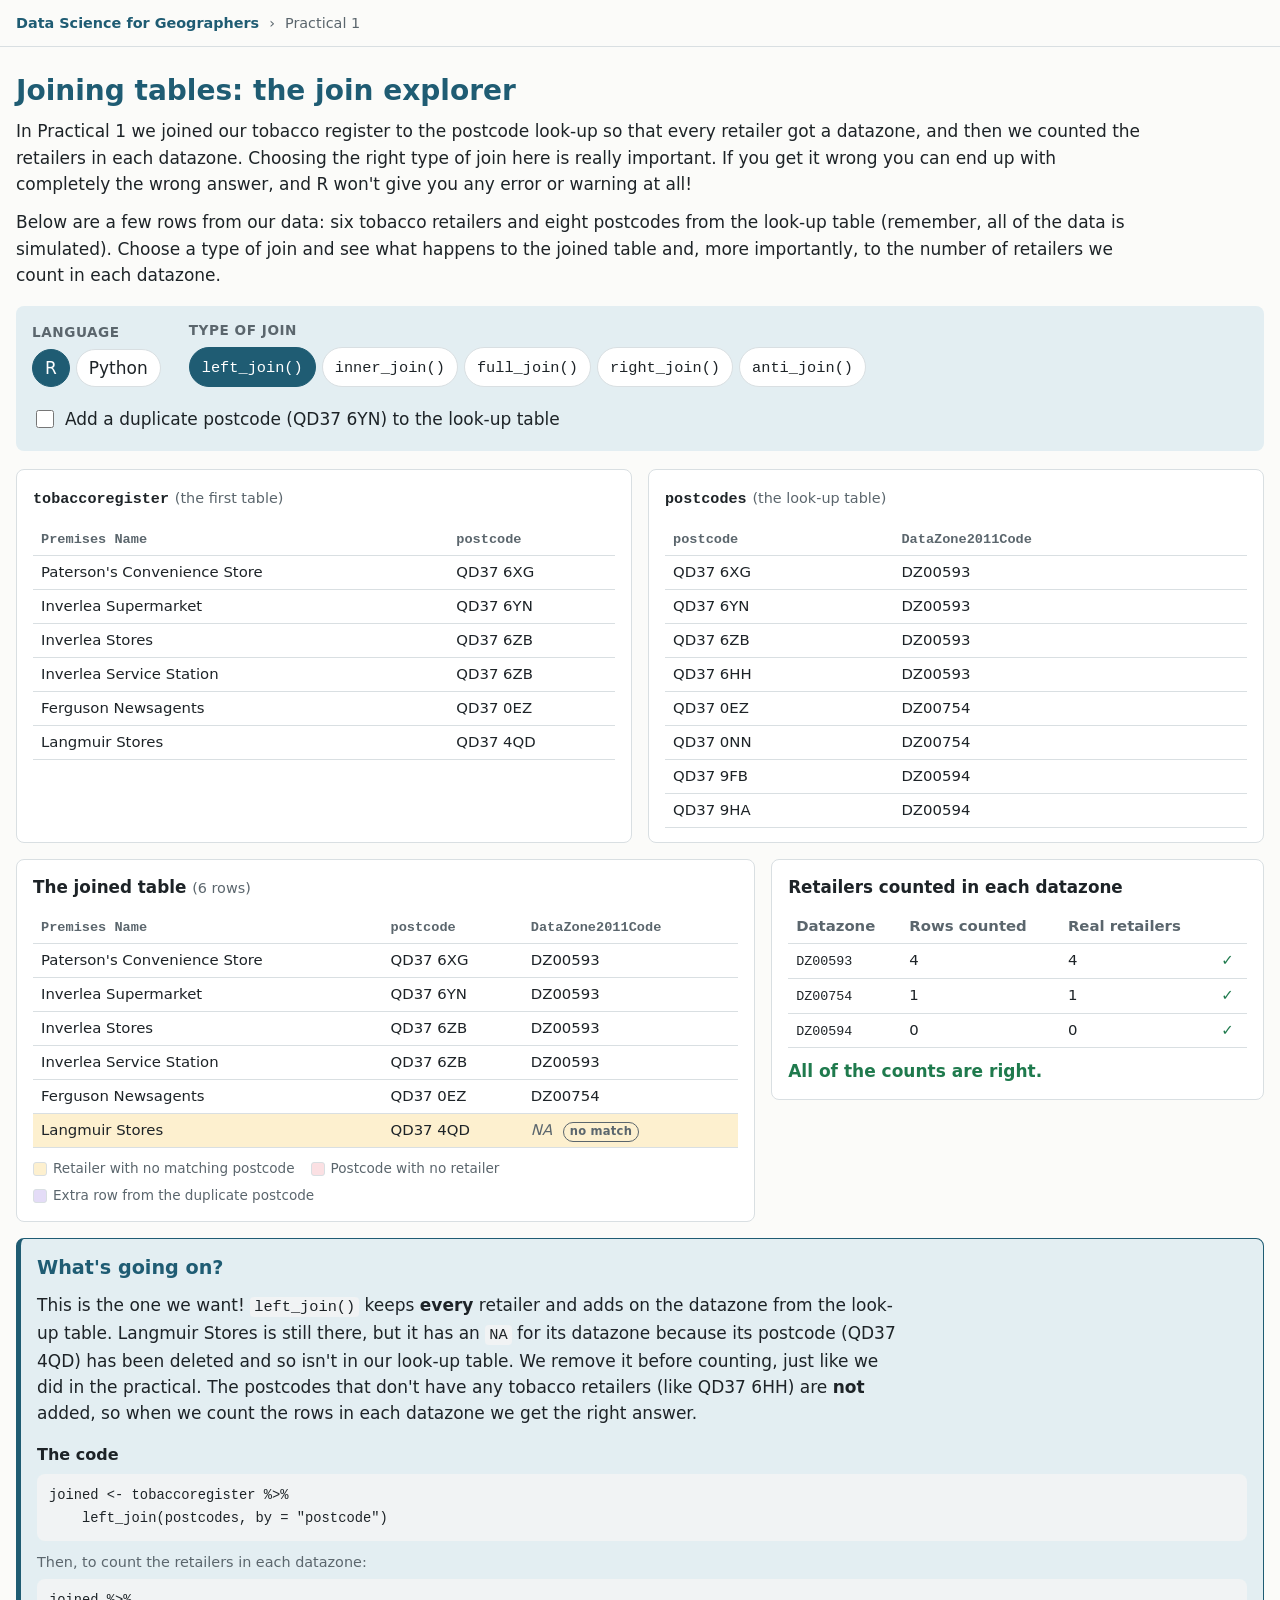
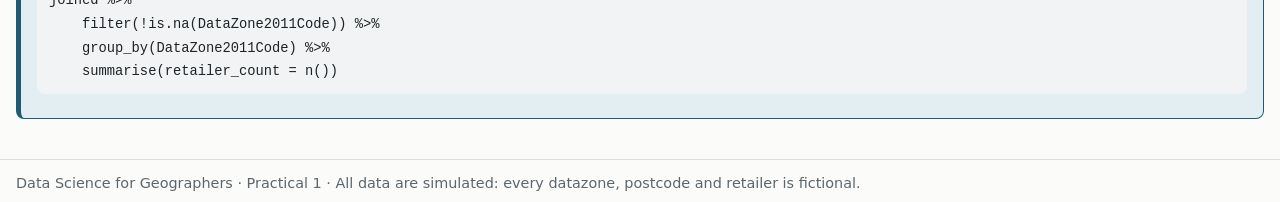
<file: join-explorer/index.html>
<!doctype html>
<html lang="en">
<head>
<meta charset="utf-8">
<meta name="viewport" content="width=device-width, initial-scale=1">
<title>Join explorer</title>
<meta name="description" content="Data Science for Geographers, Practical 1: see what each type of join does to the tobacco retailer counts.">
<link rel="icon" href="data:image/svg+xml,%3Csvg xmlns=%22http://www.w3.org/2000/svg%22 viewBox=%220 0 32 32%22%3E%3Crect width=%2232%22 height=%2232%22 rx=%226%22 fill=%22%231f5c73%22/%3E%3Cpath d=%22M7 11h18M7 16h18M7 21h18M16 7v18%22 stroke=%22white%22 stroke-width=%222.2%22/%3E%3C/svg%3E">
<link rel="stylesheet" href="../shared/style.css">
<link rel="stylesheet" href="style.css">
</head>
<body>
<header class="site">
  <a class="home" href="../">Data Science for Geographers</a>
  <span class="crumb">Practical 1</span>
</header>

<main>
  <h1>Joining tables: the join explorer</h1>
  <p id="intro"></p>
  <p>Below are a few rows from our data: six tobacco retailers and eight postcodes from the look-up table (remember, all of the data is simulated). Choose a type of join and see what happens to the joined table and, more importantly, to the number of retailers we count in each datazone.</p>

  <section class="controls" aria-label="Choose a join">
    <div class="control">
      <span class="control-label" id="lang-label">Language</span>
      <div class="segmented" role="group" aria-labelledby="lang-label">
        <button type="button" data-lang="R" aria-pressed="true">R</button>
        <button type="button" data-lang="Python" aria-pressed="false">Python</button>
      </div>
    </div>
    <div class="control">
      <span class="control-label" id="join-label">Type of join</span>
      <div class="segmented" role="group" aria-labelledby="join-label" id="join-buttons"></div>
    </div>
    <label class="toggle">
      <input type="checkbox" id="dup">
      <span>Add a duplicate postcode (QD37 6YN) to the look-up table</span>
    </label>
  </section>

  <section class="inputs" aria-label="The two tables we are joining">
    <div class="panel">
      <h2><code>tobaccoregister</code> <span class="sub">(the first table)</span></h2>
      <div class="table-wrap"><table id="x-table"></table></div>
    </div>
    <div class="panel">
      <h2><code>postcodes</code> <span class="sub">(the look-up table)</span></h2>
      <div class="table-wrap"><table id="y-table"></table></div>
    </div>
  </section>

  <section class="results">
    <div class="panel">
      <h2>The joined table <span class="sub" id="row-count"></span></h2>
      <div class="table-wrap"><table id="joined-table"></table></div>
      <ul class="legend" aria-label="Key">
        <li><span class="swatch x"></span>Retailer with no matching postcode</li>
        <li><span class="swatch y"></span>Postcode with no retailer</li>
        <li><span class="swatch dup"></span>Extra row from the duplicate postcode</li>
      </ul>
    </div>
    <div class="panel">
      <h2>Retailers counted in each datazone</h2>
      <div class="table-wrap"><table id="count-table"></table></div>
      <p class="verdict" id="verdict" aria-live="polite"></p>
    </div>
  </section>

  <section class="panel explain" aria-live="polite">
    <h2>What's going on?</h2>
    <p id="explain"></p>
    <p id="dup-note" class="note" hidden></p>
    <h3>The code</h3>
    <pre><code id="code"></code></pre>
    <p class="small">Then, to count the retailers in each datazone:</p>
    <pre><code id="count-code"></code></pre>
  </section>
</main>

<footer class="site">
  Data Science for Geographers &middot; Practical 1 &middot; All data are simulated: every datazone, postcode and retailer is fictional.
</footer>
<script type="module" src="app.js"></script>
</body>
</html>
</file>
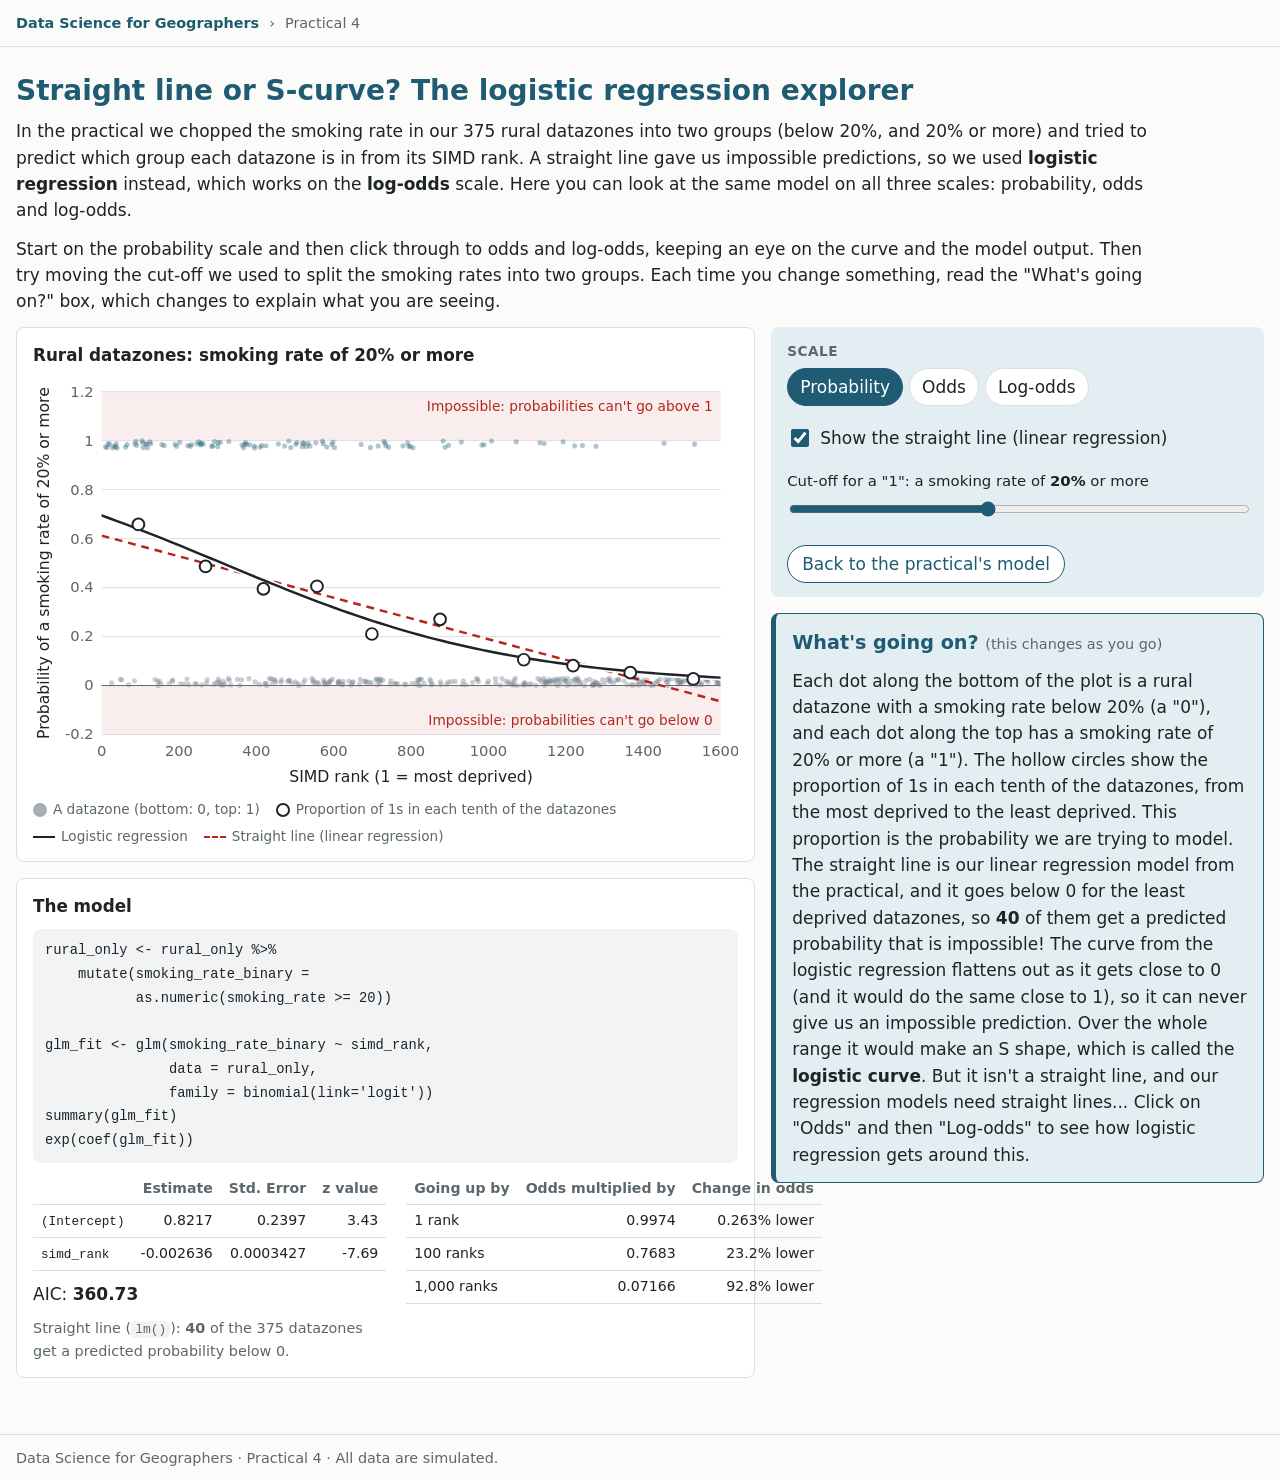
<file: logistic/index.html>
<!doctype html>
<html lang="en">
<head>
<meta charset="utf-8">
<meta name="viewport" content="width=device-width, initial-scale=1">
<title>Logistic regression explorer</title>
<meta name="description" content="Data Science for Geographers, Practical 4: why a straight line doesn't work for a binary outcome, and how logistic regression uses odds and log-odds instead.">
<link rel="icon" href="data:image/svg+xml,%3Csvg xmlns=%22http://www.w3.org/2000/svg%22 viewBox=%220 0 32 32%22%3E%3Crect width=%2232%22 height=%2232%22 rx=%226%22 fill=%22%231f5c73%22/%3E%3Cpath d=%22M5 25C14 25 12 7 27 7%22 fill=%22none%22 stroke=%22white%22 stroke-width=%223%22/%3E%3C/svg%3E">
<link rel="stylesheet" href="../shared/style.css">
<link rel="stylesheet" href="style.css">
</head>
<body>
<header class="site">
  <a class="home" href="../">Data Science for Geographers</a>
  <span class="crumb">Practical 4</span>
</header>

<main>
  <h1>Straight line or S-curve? The logistic regression explorer</h1>
  <p id="intro"></p>
  <p>Start on the probability scale and then click through to odds and log-odds, keeping an eye on the curve and the model output. Then try moving the cut-off we used to split the smoking rates into two groups. Each time you change something, read the "What's going on?" box, which changes to explain what you are seeing.</p>

  <section class="results">
    <div class="side">
      <div class="panel">
        <h2>Rural datazones: smoking rate of <span id="cut-title"></span> or more</h2>
        <div class="chart-wrap"><svg id="chart" class="chart" viewBox="0 0 720 420" role="img" aria-labelledby="chart-desc"></svg></div>
        <p id="chart-desc" class="visually-hidden"></p>
        <ul class="legend" aria-label="Key">
          <li data-for="probability"><span class="swatch dot round"></span>A datazone (bottom: 0, top: 1)</li>
          <li><span class="swatch tenth round"></span>Proportion of 1s in each tenth of the datazones</li>
          <li><span class="swatch line"></span>Logistic regression</li>
          <li data-for="linear"><span class="swatch linear"></span>Straight line (linear regression)</li>
        </ul>
      </div>
      <div class="panel model">
        <h2>The model</h2>
        <pre><code id="code"></code></pre>
        <div class="output">
          <div>
            <div class="table-wrap"><table id="coef-table"></table></div>
            <p class="fit" id="aic"></p>
            <p class="fit small" id="linear"></p>
          </div>
          <div>
            <div class="table-wrap"><table id="odds-table"></table></div>
          </div>
        </div>
      </div>
    </div>
    <div class="side">
      <section class="controls" aria-label="Change the plot">
        <div class="control">
          <span class="control-label">Scale</span>
          <div class="segmented">
            <button type="button" data-scale="probability">Probability</button>
            <button type="button" data-scale="odds">Odds</button>
            <button type="button" data-scale="logodds">Log-odds</button>
          </div>
        </div>
        <label class="toggle"><input type="checkbox" id="show-linear"> Show the straight line (linear regression)</label>
        <label class="slider">
          <span>Cut-off for a "1": a smoking rate of <b id="cut-value"></b> or more</span>
          <input type="range" id="cut" min="5" max="40" step="1">
        </label>
        <button type="button" class="action" data-reset>Back to the practical's model</button>
      </section>
      <section class="panel explain" aria-live="polite">
        <h2>What's going on? <span class="sub">(this changes as you go)</span></h2>
        <p id="explain"></p>
      </section>
    </div>
  </section>
</main>

<footer class="site">
  Data Science for Geographers &middot; Practical 4 &middot; All data are simulated.
</footer>
<script type="module" src="app.js"></script>
</body>
</html>
</file>
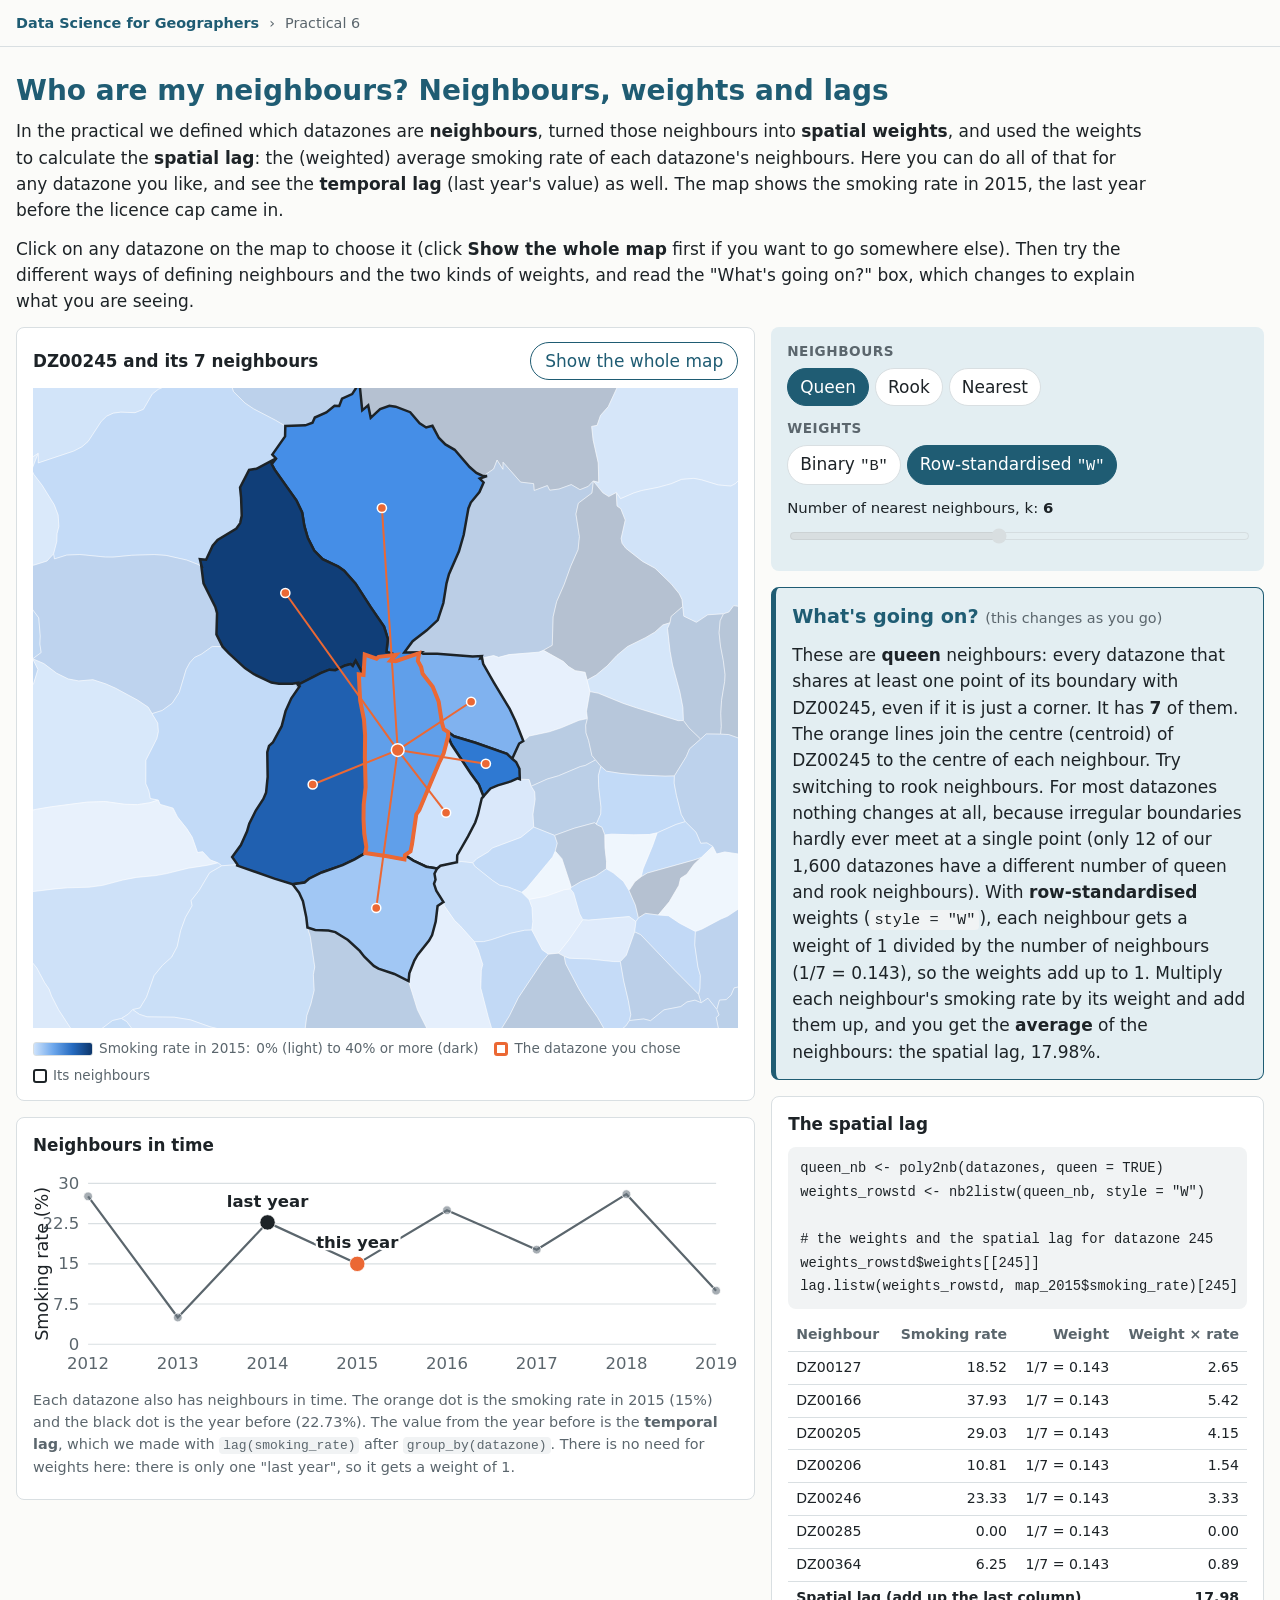
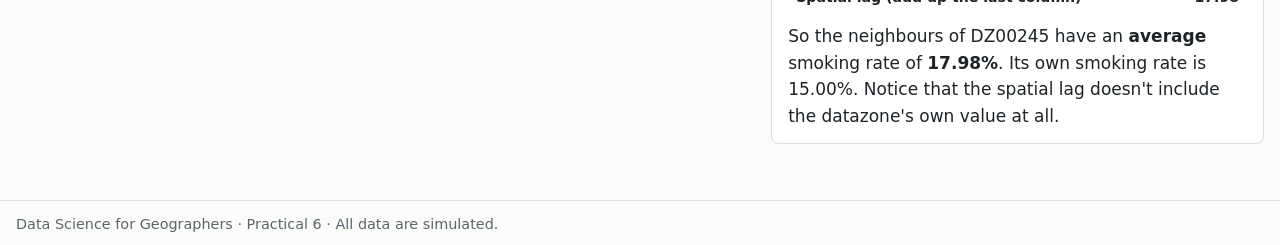
<file: neighbours/index.html>
<!doctype html>
<html lang="en">
<head>
<meta charset="utf-8">
<meta name="viewport" content="width=device-width, initial-scale=1">
<title>Neighbours and weights</title>
<meta name="description" content="Data Science for Geographers, Practical 6: queen, rook and nearest neighbours, spatial weights, and spatial and temporal lags.">
<link rel="icon" href="data:image/svg+xml,%3Csvg xmlns=%22http://www.w3.org/2000/svg%22 viewBox=%220 0 32 32%22%3E%3Crect width=%2232%22 height=%2232%22 rx=%226%22 fill=%22%231f5c73%22/%3E%3Cpath d=%22M6 6h8v8H6zM18 6h8v8h-8zM6 18h8v8H6zM18 18h8v8h-8z%22 fill=%22none%22 stroke=%22white%22 stroke-width=%222%22/%3E%3C/svg%3E">
<link rel="stylesheet" href="../shared/style.css">
<link rel="stylesheet" href="style.css">
</head>
<body>
<header class="site">
  <a class="home" href="../">Data Science for Geographers</a>
  <span class="crumb">Practical 6</span>
</header>

<main>
  <h1>Who are my neighbours? Neighbours, weights and lags</h1>
  <p id="intro"></p>
  <p>Click on any datazone on the map to choose it (click <b>Show the whole map</b> first if you want to go somewhere else). Then try the different ways of defining neighbours and the two kinds of weights, and read the "What's going on?" box, which changes to explain what you are seeing.</p>

  <section class="results">
    <div class="side">
      <div class="panel">
        <div class="map-head">
          <h2 id="map-title"></h2>
          <button type="button" class="action" id="whole">Show the whole map</button>
        </div>
        <div class="chart-wrap map-wrap">
          <svg id="map" class="map" role="img" aria-labelledby="map-desc"></svg>
          <div class="tip" id="tip" hidden></div>
        </div>
        <p id="map-desc" class="visually-hidden"></p>
        <ul class="legend" aria-label="Key">
          <li><span class="swatch ramp"></span>Smoking rate in 2015: <span id="ramp-range"></span></li>
          <li><span class="swatch chosen"></span>The datazone you chose</li>
          <li><span class="swatch neighbour"></span>Its neighbours</li>
        </ul>
      </div>
      <div class="panel">
        <h2>Neighbours in time</h2>
        <div class="chart-wrap"><svg id="years" class="chart" viewBox="0 0 640 200" role="img" aria-labelledby="years-desc"></svg></div>
        <p id="years-desc" class="visually-hidden"></p>
        <p class="small" id="years-text"></p>
      </div>
    </div>
    <div class="side">
      <section class="controls" aria-label="Choose the neighbours and the weights">
        <div class="control">
          <span class="control-label">Neighbours</span>
          <div class="segmented" id="rule">
            <button type="button" data-rule="queen">Queen</button>
            <button type="button" data-rule="rook">Rook</button>
            <button type="button" data-rule="knn">Nearest</button>
          </div>
        </div>
        <div class="control">
          <span class="control-label">Weights</span>
          <div class="segmented" id="style">
            <button type="button" data-style="B">Binary <code>"B"</code></button>
            <button type="button" data-style="W">Row-standardised <code>"W"</code></button>
          </div>
        </div>
        <label class="slider" id="k-slider">
          <span>Number of nearest neighbours, k: <b id="k-value"></b></span>
          <input type="range" id="k" min="1" max="12" step="1">
        </label>
      </section>
      <section class="panel explain" aria-live="polite">
        <h2>What's going on? <span class="sub">(this changes as you go)</span></h2>
        <p id="explain"></p>
      </section>
      <div class="panel">
        <h2>The spatial lag</h2>
        <pre><code id="code"></code></pre>
        <div class="table-wrap"><table id="weights-table"></table></div>
        <p class="fit" id="lag-text"></p>
      </div>
    </div>
  </section>
</main>

<footer class="site">
  Data Science for Geographers &middot; Practical 6 &middot; All data are simulated.
</footer>
<script type="module" src="app.js"></script>
</body>
</html>
</file>
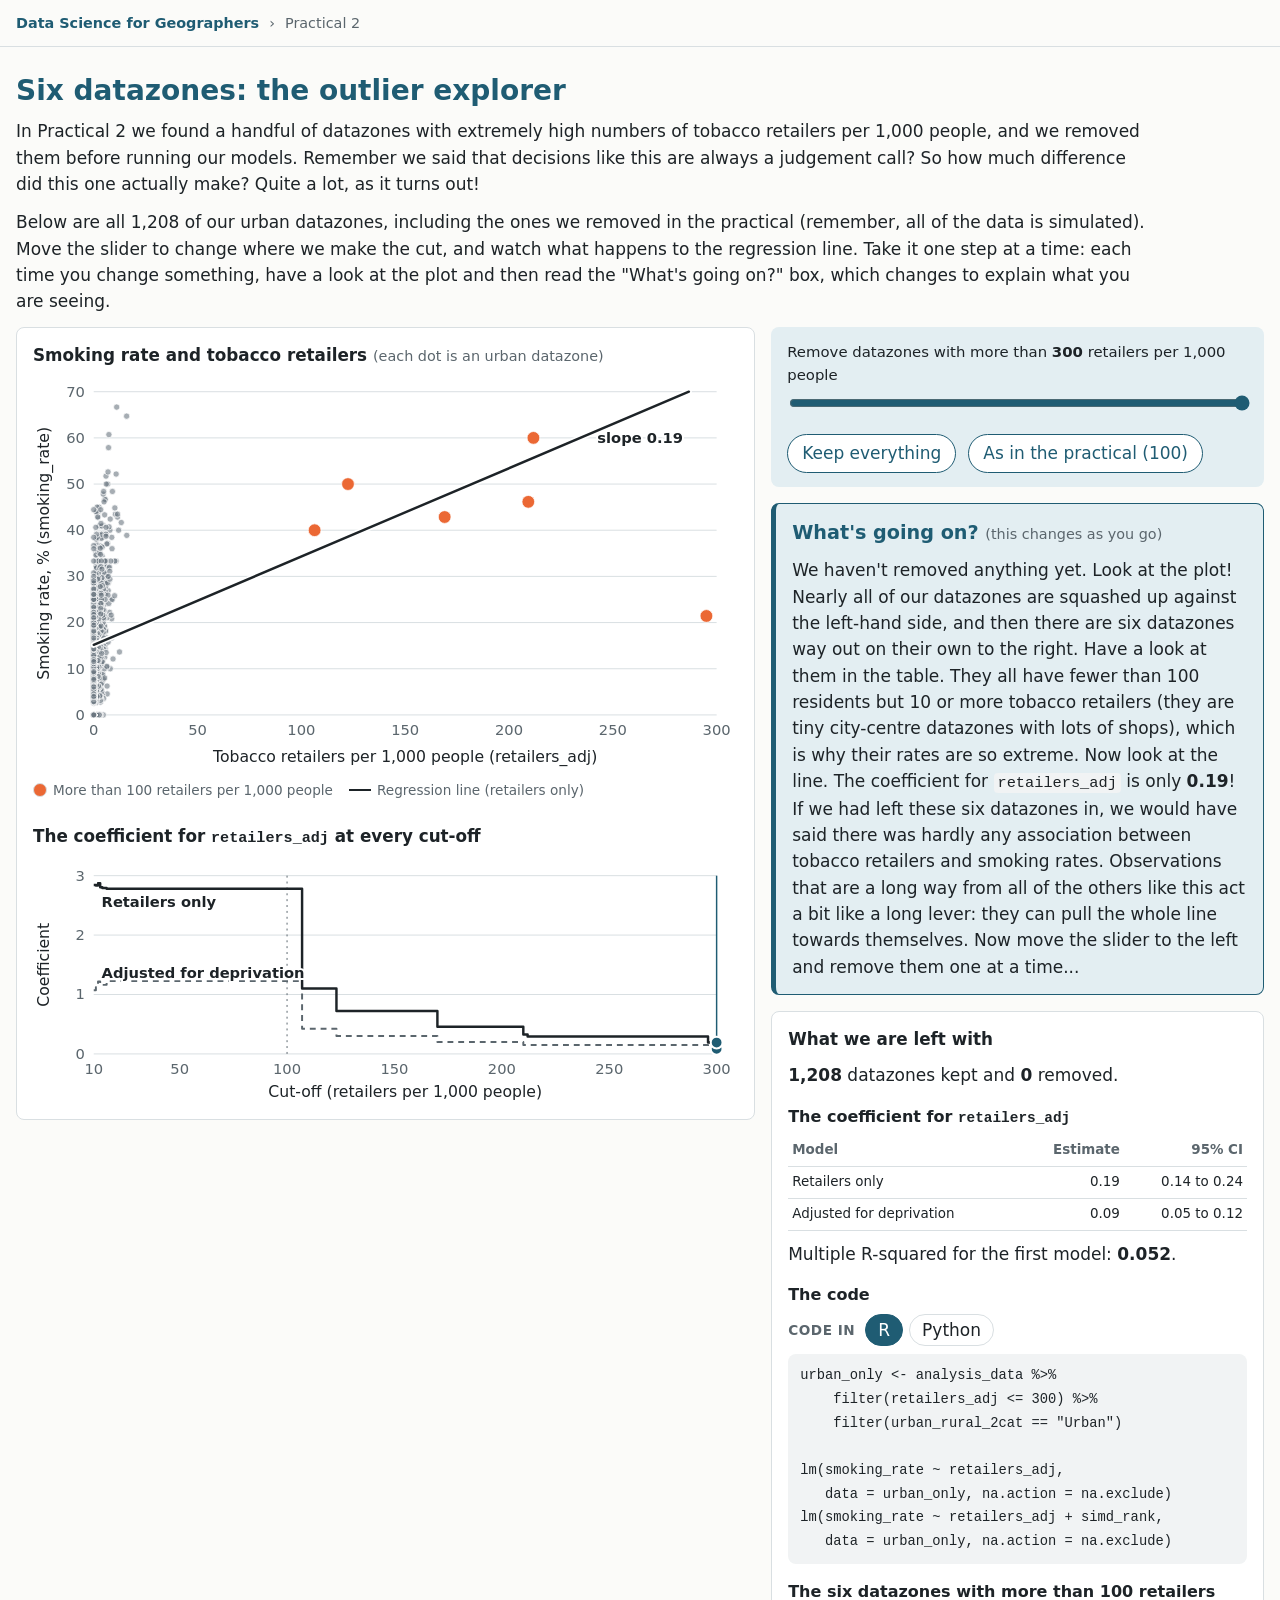
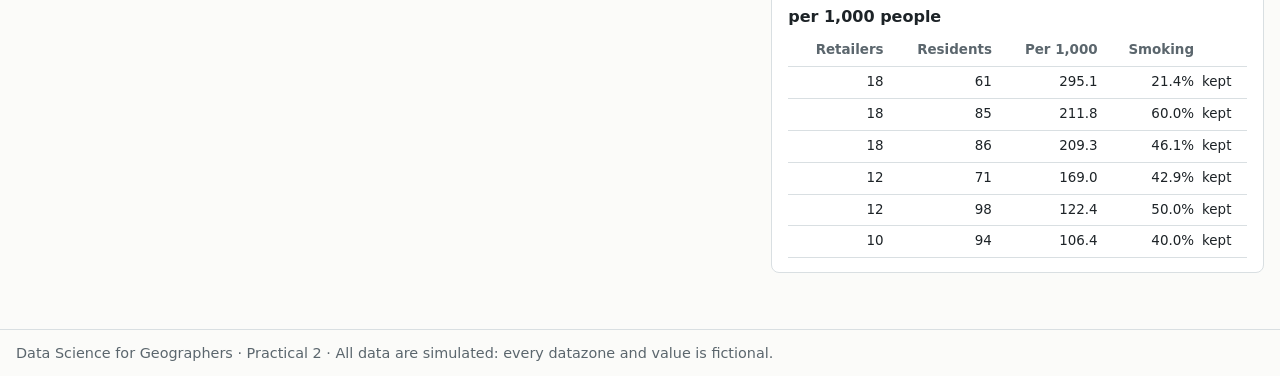
<file: outliers/index.html>
<!doctype html>
<html lang="en">
<head>
<meta charset="utf-8">
<meta name="viewport" content="width=device-width, initial-scale=1">
<title>Outlier explorer</title>
<meta name="description" content="Data Science for Geographers, Practical 2: see how much six extreme datazones change the association between tobacco retailers and smoking rates.">
<link rel="icon" href="data:image/svg+xml,%3Csvg xmlns=%22http://www.w3.org/2000/svg%22 viewBox=%220 0 32 32%22%3E%3Crect width=%2232%22 height=%2232%22 rx=%226%22 fill=%22%231f5c73%22/%3E%3Cpath d=%22M7 11h18M7 16h18M7 21h18M16 7v18%22 stroke=%22white%22 stroke-width=%222.2%22/%3E%3C/svg%3E">
<link rel="stylesheet" href="../shared/style.css">
<link rel="stylesheet" href="style.css">
</head>
<body>
<header class="site">
  <a class="home" href="../">Data Science for Geographers</a>
  <span class="crumb">Practical 2</span>
</header>

<main>
  <h1>Six datazones: the outlier explorer</h1>
  <p id="intro"></p>
  <p>Below are all 1,208 of our urban datazones, including the ones we removed in the practical (remember, all of the data is simulated). Move the slider to change where we make the cut, and watch what happens to the regression line. Take it one step at a time: each time you change something, have a look at the plot and then read the "What's going on?" box, which changes to explain what you are seeing.</p>

  <section class="results">
    <div class="panel">
      <h2>Smoking rate and tobacco retailers <span class="sub">(each dot is an urban datazone)</span></h2>
      <div class="chart-wrap">
        <svg id="chart" class="chart" viewBox="0 0 720 400" role="img" aria-labelledby="chart-desc"></svg>
        <div id="tip" class="tip" hidden></div>
      </div>
      <p id="chart-desc" class="visually-hidden"></p>
      <ul class="legend" id="legend" aria-label="Key"></ul>

      <h2 class="second">The coefficient for <code>retailers_adj</code> at every cut-off</h2>
      <div class="chart-wrap">
        <svg id="trace" class="chart" viewBox="0 0 720 250" role="img" aria-labelledby="trace-desc"></svg>
      </div>
      <p id="trace-desc" class="visually-hidden"></p>
    </div>
    <div class="side">
      <section class="controls" aria-label="Choose the cut-off">
        <label class="slider cutoff">
          <span>Remove datazones with more than <b id="cutoff-value"></b> retailers per 1,000 people</span>
          <input type="range" id="cutoff" min="10" max="300" step="1" value="300">
        </label>
        <button type="button" class="action" data-cutoff="300">Keep everything</button>
        <button type="button" class="action" data-cutoff="100">As in the practical (100)</button>
      </section>
      <section class="panel explain" aria-live="polite">
        <h2>What's going on? <span class="sub">(this changes as you go)</span></h2>
        <p id="explain"></p>
      </section>
      <div class="panel">
      <h2>What we are left with</h2>
      <p id="kept" aria-live="polite"></p>
      <h3>The coefficient for <code>retailers_adj</code></h3>
      <div class="table-wrap"><table id="coef-table"></table></div>
      <p class="fit" id="fit"></p>
      <h3>The code</h3>
      <div class="control lang">
        <span class="control-label" id="lang-label">Code in</span>
        <div class="segmented" role="group" aria-labelledby="lang-label">
          <button type="button" data-lang="R" aria-pressed="true">R</button>
          <button type="button" data-lang="Python" aria-pressed="false">Python</button>
        </div>
      </div>
      <pre><code id="code"></code></pre>
      <h3>The six datazones with more than 100 retailers per 1,000 people</h3>
      <div class="table-wrap"><table id="six-table"></table></div>
      </div>
    </div>
  </section>
</main>

<footer class="site">
  Data Science for Geographers &middot; Practical 2 &middot; All data are simulated: every datazone and value is fictional.
</footer>
<script type="module" src="app.js"></script>
</body>
</html>
</file>
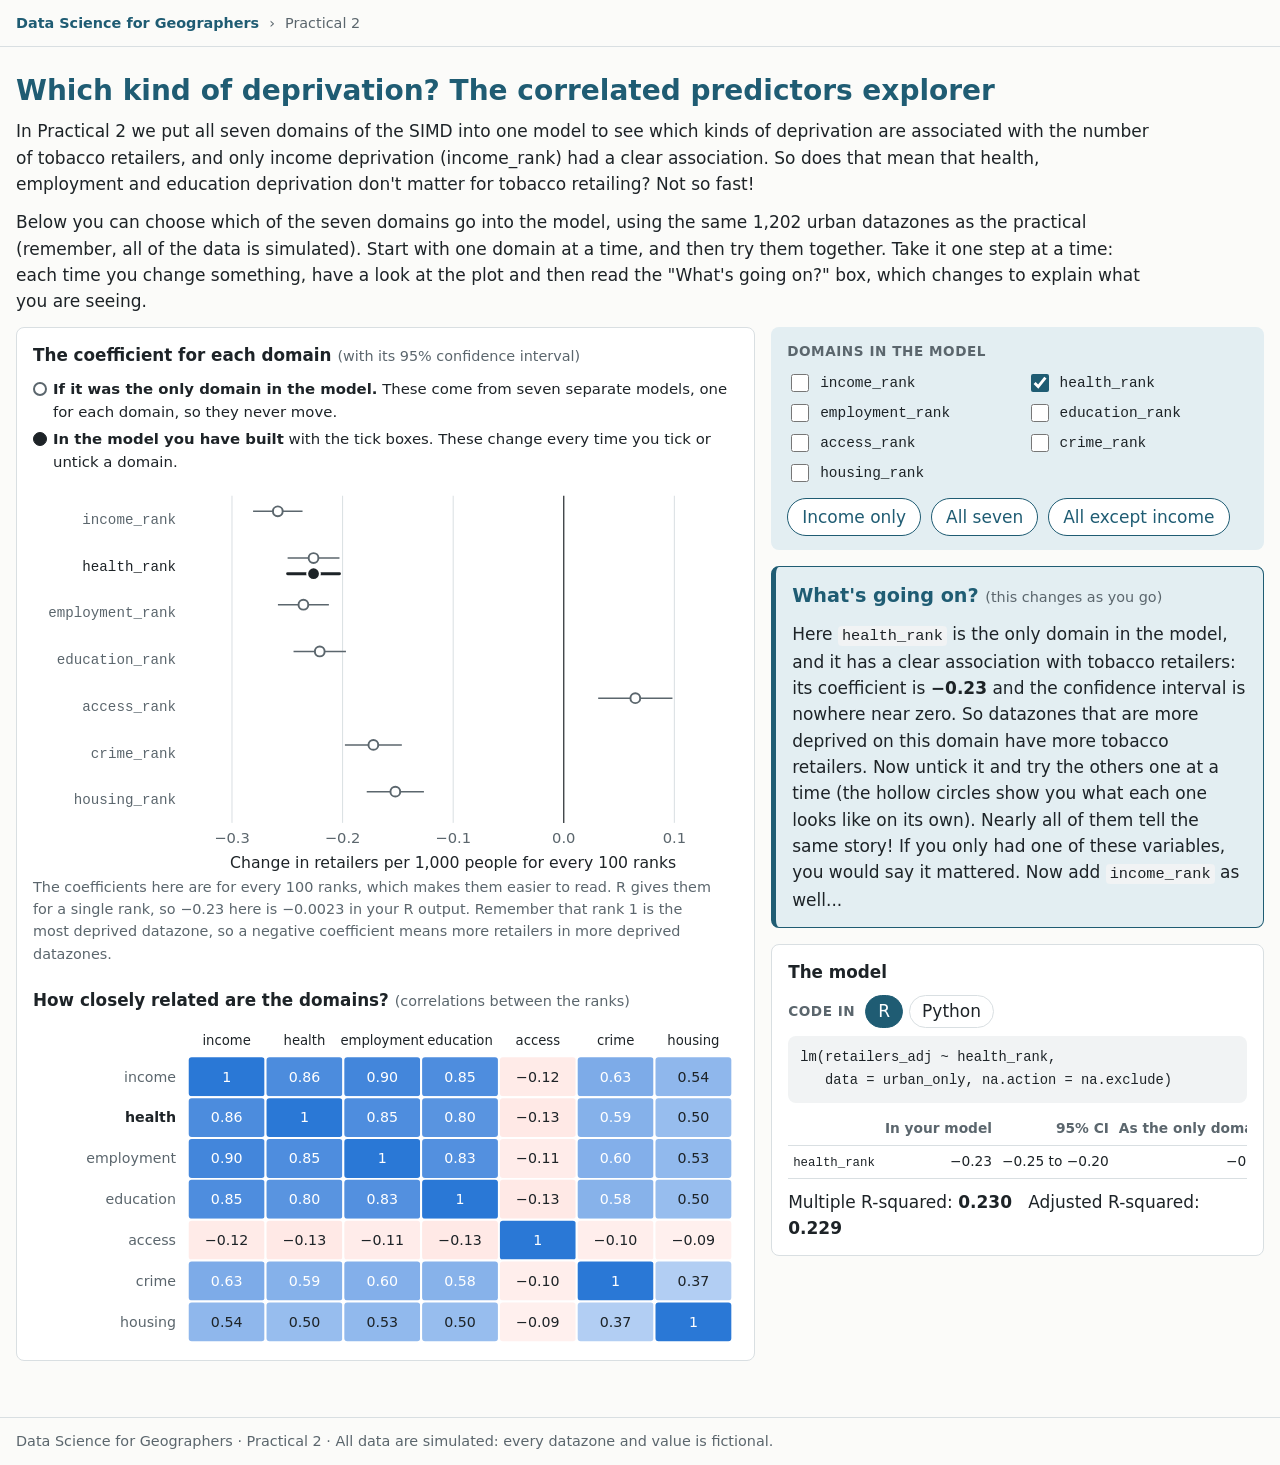
<file: predictors/index.html>
<!doctype html>
<html lang="en">
<head>
<meta charset="utf-8">
<meta name="viewport" content="width=device-width, initial-scale=1">
<title>Correlated predictors explorer</title>
<meta name="description" content="Data Science for Geographers, Practical 2: see why only income deprivation is associated with tobacco retailers once all seven domains of deprivation are in the model.">
<link rel="icon" href="data:image/svg+xml,%3Csvg xmlns=%22http://www.w3.org/2000/svg%22 viewBox=%220 0 32 32%22%3E%3Crect width=%2232%22 height=%2232%22 rx=%226%22 fill=%22%231f5c73%22/%3E%3Cpath d=%22M7 11h18M7 16h18M7 21h18M16 7v18%22 stroke=%22white%22 stroke-width=%222.2%22/%3E%3C/svg%3E">
<link rel="stylesheet" href="../shared/style.css">
<link rel="stylesheet" href="style.css">
</head>
<body>
<header class="site">
  <a class="home" href="../">Data Science for Geographers</a>
  <span class="crumb">Practical 2</span>
</header>

<main>
  <h1>Which kind of deprivation? The correlated predictors explorer</h1>
  <p id="intro"></p>
  <p>Below you can choose which of the seven domains go into the model, using the same 1,202 urban datazones as the practical (remember, all of the data is simulated). Start with one domain at a time, and then try them together. Take it one step at a time: each time you change something, have a look at the plot and then read the "What's going on?" box, which changes to explain what you are seeing.</p>

  <section class="results">
    <div class="panel">
      <h2>The coefficient for each domain <span class="sub">(with its 95% confidence interval)</span></h2>
      <ul class="legend key" id="legend" aria-label="Key"></ul>
      <div class="chart-wrap">
        <svg id="chart" class="chart" viewBox="0 0 720 400" role="img" aria-labelledby="chart-desc"></svg>
      </div>
      <p id="chart-desc" class="visually-hidden"></p>
      <p class="small" id="scale-note"></p>

      <h2 class="second">How closely related are the domains? <span class="sub">(correlations between the ranks)</span></h2>
      <div class="chart-wrap">
        <svg id="grid" class="chart" viewBox="0 0 720 330" role="img" aria-labelledby="grid-desc"></svg>
      </div>
      <p id="grid-desc" class="visually-hidden"></p>
    </div>
    <div class="side">
      <section class="controls" aria-label="Choose the domains">
        <div class="control">
          <span class="control-label" id="domains-label">Domains in the model</span>
          <div class="domains" role="group" aria-labelledby="domains-label" id="domains"></div>
        </div>
        <button type="button" class="action" data-preset="income">Income only</button>
        <button type="button" class="action" data-preset="all">All seven</button>
        <button type="button" class="action" data-preset="rest">All except income</button>
      </section>
      <section class="panel explain" aria-live="polite">
        <h2>What's going on? <span class="sub">(this changes as you go)</span></h2>
        <p id="explain"></p>
      </section>
      <div class="panel">
        <h2>The model</h2>
        <div class="control lang">
        <span class="control-label" id="lang-label">Code in</span>
        <div class="segmented" role="group" aria-labelledby="lang-label">
          <button type="button" data-lang="R" aria-pressed="true">R</button>
          <button type="button" data-lang="Python" aria-pressed="false">Python</button>
        </div>
      </div>
      <pre><code id="code"></code></pre>
        <div class="table-wrap"><table id="coef-table"></table></div>
        <p class="fit" id="fit"></p>
      </div>
    </div>
  </section>
</main>

<footer class="site">
  Data Science for Geographers &middot; Practical 2 &middot; All data are simulated: every datazone and value is fictional.
</footer>
<script type="module" src="app.js"></script>
</body>
</html>
</file>
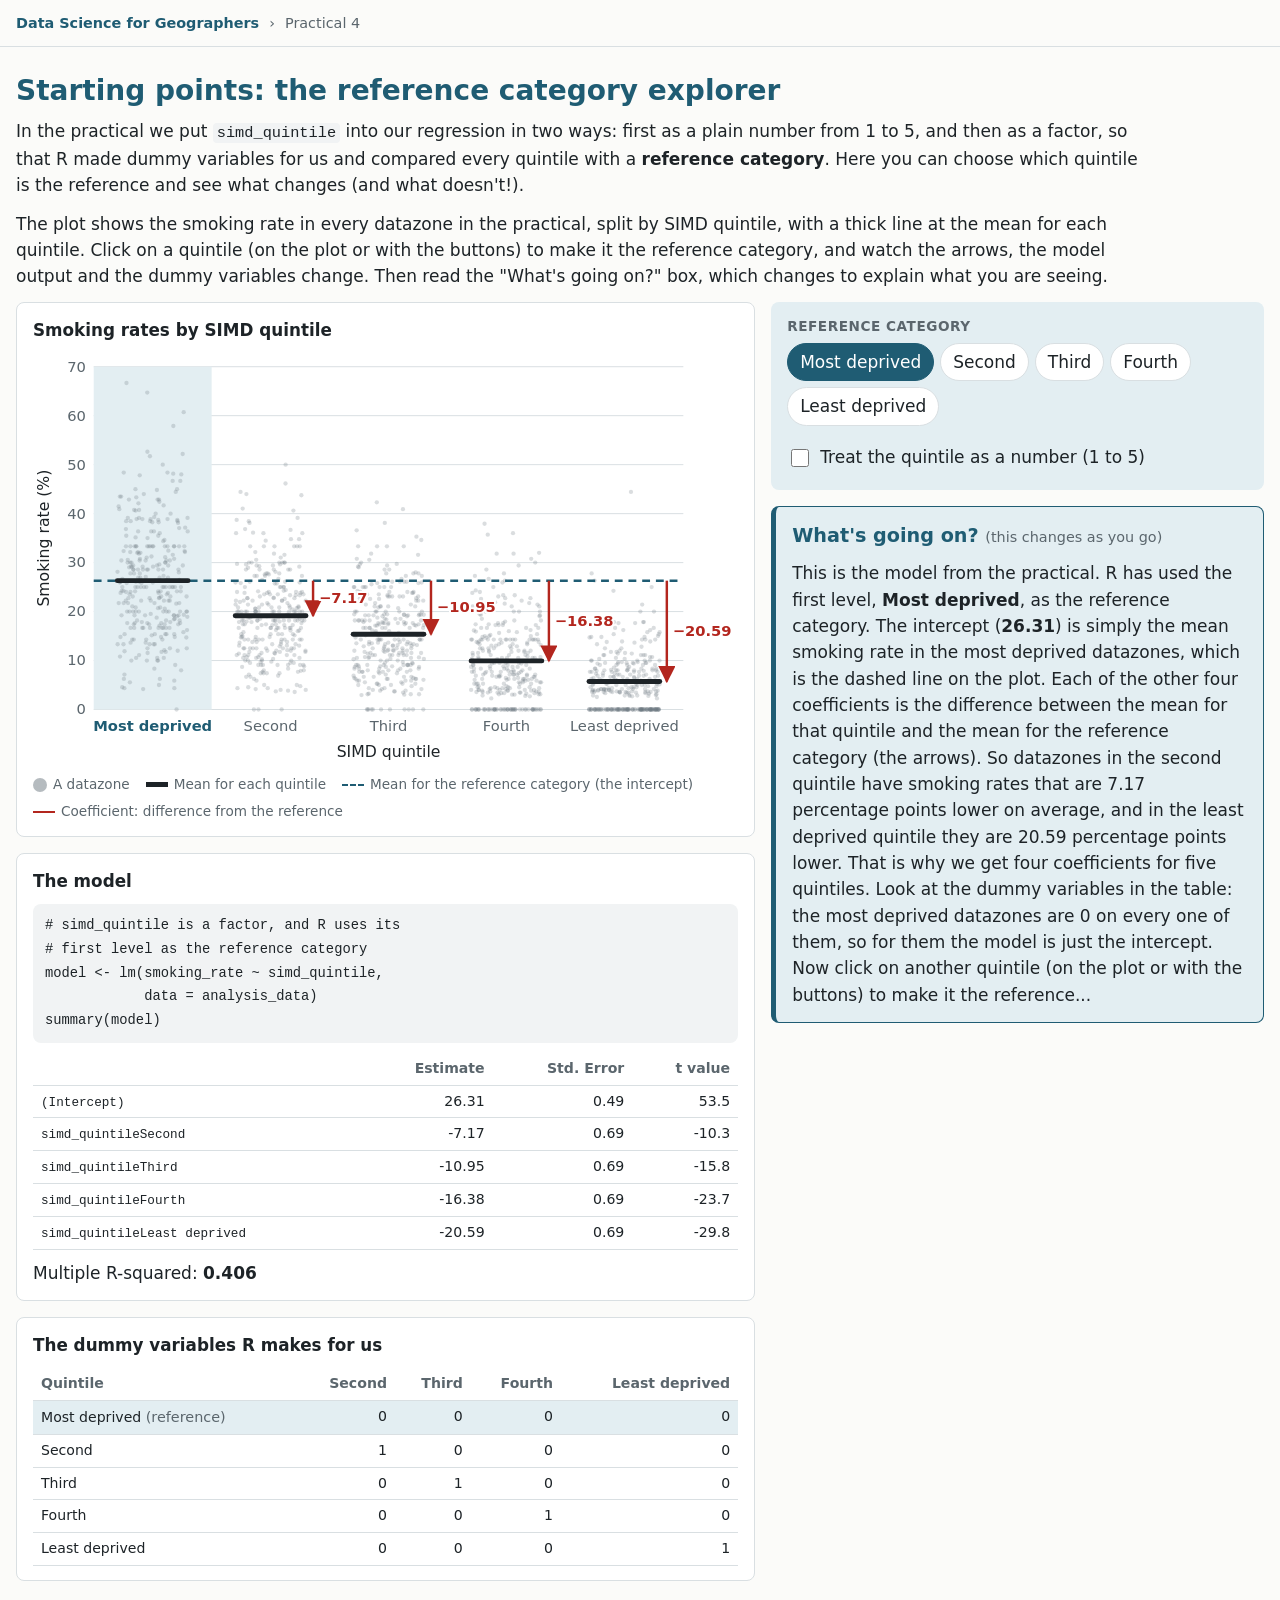
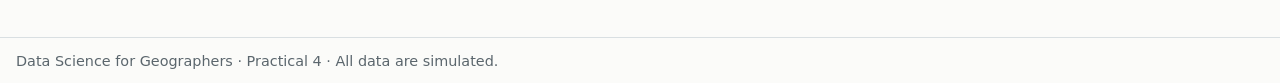
<file: reference/index.html>
<!doctype html>
<html lang="en">
<head>
<meta charset="utf-8">
<meta name="viewport" content="width=device-width, initial-scale=1">
<title>Reference category explorer</title>
<meta name="description" content="Data Science for Geographers, Practical 4: what dummy variables and the reference category do when we put a categorical predictor into a regression.">
<link rel="icon" href="data:image/svg+xml,%3Csvg xmlns=%22http://www.w3.org/2000/svg%22 viewBox=%220 0 32 32%22%3E%3Crect width=%2232%22 height=%2232%22 rx=%226%22 fill=%22%231f5c73%22/%3E%3Cpath d=%22M5 9h22M8 9v16M16 9v9M24 9v5%22 stroke=%22white%22 stroke-width=%222.6%22/%3E%3C/svg%3E">
<link rel="stylesheet" href="../shared/style.css">
<link rel="stylesheet" href="style.css">
</head>
<body>
<header class="site">
  <a class="home" href="../">Data Science for Geographers</a>
  <span class="crumb">Practical 4</span>
</header>

<main>
  <h1>Starting points: the reference category explorer</h1>
  <p id="intro"></p>
  <p>The plot shows the smoking rate in every datazone in the practical, split by SIMD quintile, with a thick line at the mean for each quintile. Click on a quintile (on the plot or with the buttons) to make it the reference category, and watch the arrows, the model output and the dummy variables change. Then read the "What's going on?" box, which changes to explain what you are seeing.</p>

  <section class="results">
    <div class="side">
      <div class="panel">
        <h2>Smoking rates by SIMD quintile</h2>
        <div class="chart-wrap"><svg id="chart" class="chart" viewBox="0 0 720 420" role="img" aria-labelledby="chart-desc"></svg></div>
        <p id="chart-desc" class="visually-hidden"></p>
        <ul class="legend" aria-label="Key">
          <li><span class="swatch dot round"></span>A datazone</li>
          <li><span class="swatch mean"></span>Mean for each quintile</li>
          <li data-mode="factor"><span class="swatch refline"></span>Mean for the reference category (the intercept)</li>
          <li data-mode="factor"><span class="swatch arrow"></span>Coefficient: difference from the reference</li>
          <li data-mode="number" hidden><span class="swatch line"></span>Regression line, with the quintile as a number</li>
        </ul>
      </div>
      <div class="panel model">
        <h2>The model</h2>
        <pre><code id="code"></code></pre>
        <div class="table-wrap"><table id="coef-table"></table></div>
        <p class="fit" id="fit"></p>
      </div>
      <div class="panel">
        <h2 id="dummy-title"></h2>
        <div class="table-wrap"><table id="dummy-table"></table></div>
      </div>
    </div>
    <div class="side">
      <section class="controls" aria-label="Change the model">
        <div class="control">
          <span class="control-label">Reference category</span>
          <div class="segmented">
            <button type="button" data-ref="0">Most deprived</button>
            <button type="button" data-ref="1">Second</button>
            <button type="button" data-ref="2">Third</button>
            <button type="button" data-ref="3">Fourth</button>
            <button type="button" data-ref="4">Least deprived</button>
          </div>
        </div>
        <label class="toggle"><input type="checkbox" id="number"> Treat the quintile as a number (1 to 5)</label>
      </section>
      <section class="panel explain" aria-live="polite">
        <h2>What's going on? <span class="sub">(this changes as you go)</span></h2>
        <p id="explain"></p>
      </section>
    </div>
  </section>
</main>

<footer class="site">
  Data Science for Geographers &middot; Practical 4 &middot; All data are simulated.
</footer>
<script type="module" src="app.js"></script>
</body>
</html>
</file>
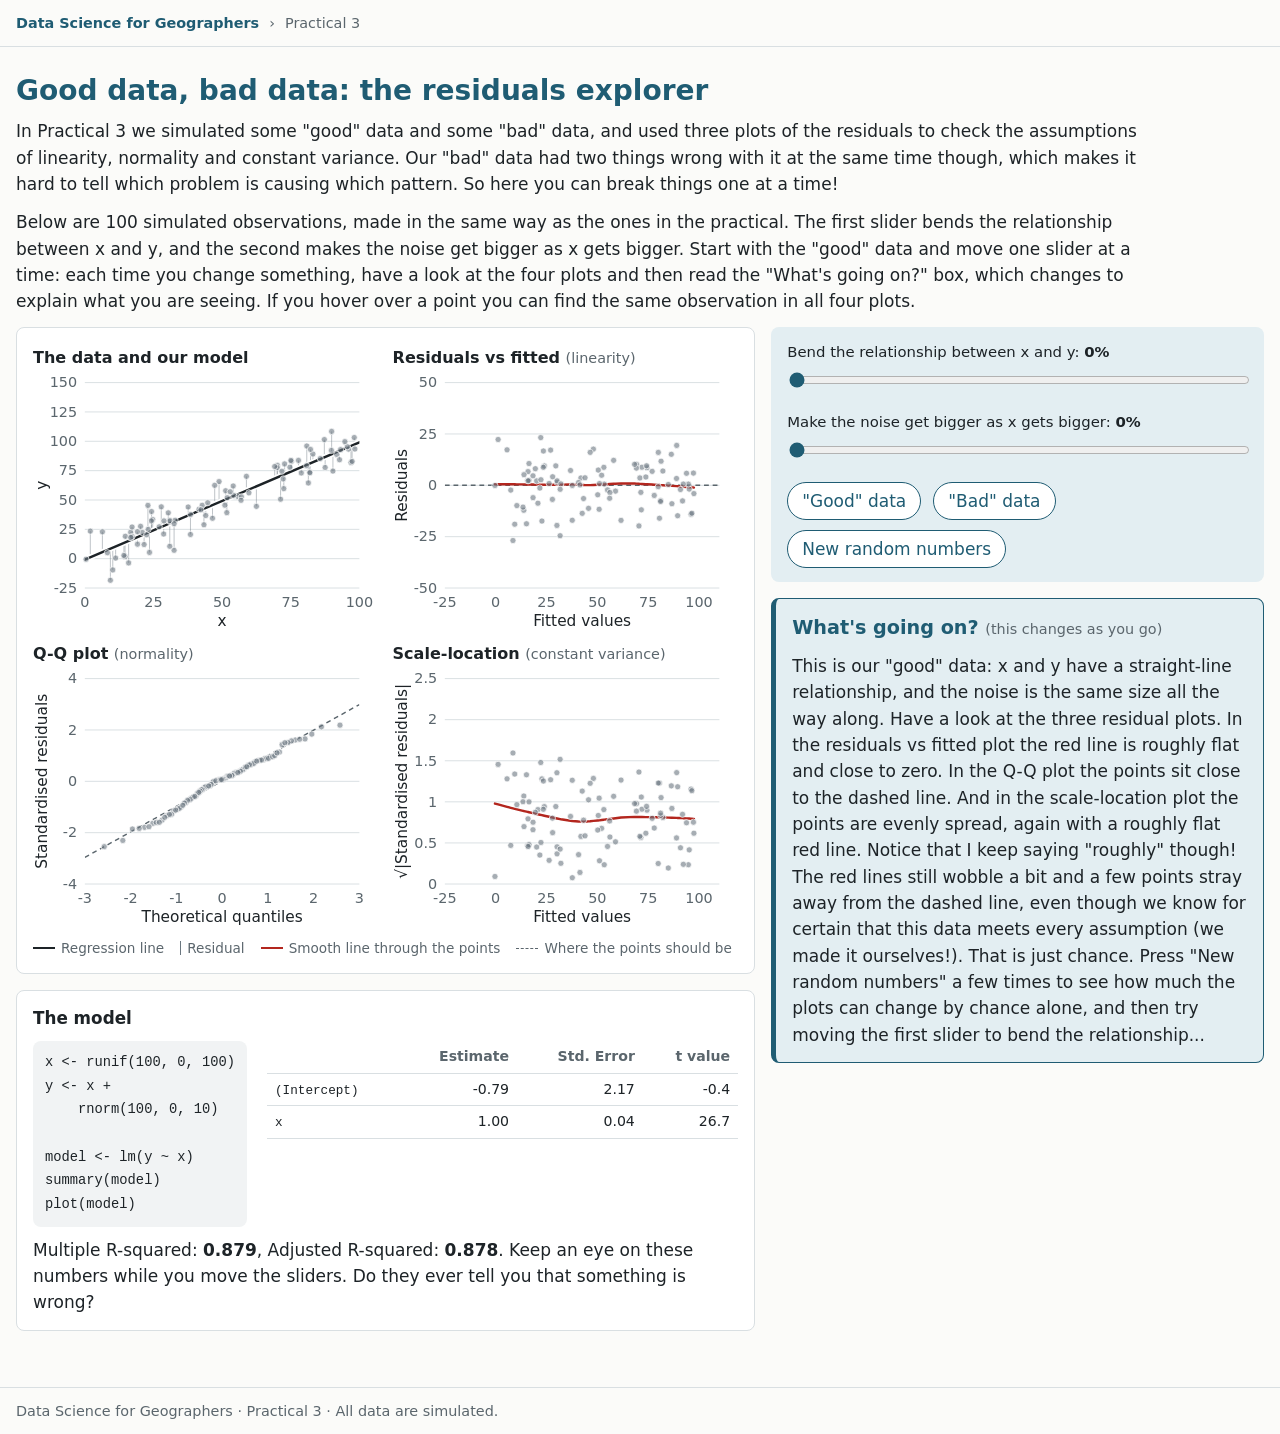
<file: residuals/index.html>
<!doctype html>
<html lang="en">
<head>
<meta charset="utf-8">
<meta name="viewport" content="width=device-width, initial-scale=1">
<title>Residuals explorer</title>
<meta name="description" content="Data Science for Geographers, Practical 3: break the assumptions of linear regression one at a time and see what each one does to the residual plots.">
<link rel="icon" href="data:image/svg+xml,%3Csvg xmlns=%22http://www.w3.org/2000/svg%22 viewBox=%220 0 32 32%22%3E%3Crect width=%2232%22 height=%2232%22 rx=%226%22 fill=%22%231f5c73%22/%3E%3Cpath d=%22M7 11h18M7 16h18M7 21h18M16 7v18%22 stroke=%22white%22 stroke-width=%222.2%22/%3E%3C/svg%3E">
<link rel="stylesheet" href="../shared/style.css">
<link rel="stylesheet" href="style.css">
</head>
<body>
<header class="site">
  <a class="home" href="../">Data Science for Geographers</a>
  <span class="crumb">Practical 3</span>
</header>

<main>
  <h1>Good data, bad data: the residuals explorer</h1>
  <p id="intro"></p>
  <p>Below are 100 simulated observations, made in the same way as the ones in the practical. The first slider bends the relationship between x and y, and the second makes the noise get bigger as x gets bigger. Start with the "good" data and move one slider at a time: each time you change something, have a look at the four plots and then read the "What's going on?" box, which changes to explain what you are seeing. If you hover over a point you can find the same observation in all four plots.</p>

  <section class="results">
    <div class="side">
    <div class="panel">
      <div class="charts">
        <figure>
          <h3>The data and our model</h3>
          <div class="chart-wrap"><svg id="scatter" class="chart" viewBox="0 0 360 270" role="img" aria-labelledby="scatter-desc"></svg></div>
          <p id="scatter-desc" class="visually-hidden"></p>
        </figure>
        <figure>
          <h3>Residuals vs fitted <span class="sub">(linearity)</span></h3>
          <div class="chart-wrap"><svg id="fitted" class="chart" viewBox="0 0 360 270" role="img" aria-labelledby="fitted-desc"></svg></div>
          <p id="fitted-desc" class="visually-hidden"></p>
        </figure>
        <figure>
          <h3>Q-Q plot <span class="sub">(normality)</span></h3>
          <div class="chart-wrap"><svg id="qq" class="chart" viewBox="0 0 360 270" role="img" aria-labelledby="qq-desc"></svg></div>
          <p id="qq-desc" class="visually-hidden"></p>
        </figure>
        <figure>
          <h3>Scale-location <span class="sub">(constant variance)</span></h3>
          <div class="chart-wrap"><svg id="scale" class="chart" viewBox="0 0 360 270" role="img" aria-labelledby="scale-desc"></svg></div>
          <p id="scale-desc" class="visually-hidden"></p>
        </figure>
      </div>
      <ul class="legend" aria-label="Key">
        <li><span class="swatch line"></span>Regression line</li>
        <li><span class="swatch stick"></span>Residual</li>
        <li><span class="swatch smooth"></span>Smooth line through the points</li>
        <li><span class="swatch reference"></span>Where the points should be</li>
      </ul>
    </div>
    <div class="panel model">
      <h2>The model</h2>
      <pre><code id="code"></code></pre>
      <div class="table-wrap"><table id="coef-table"></table></div>
      <p class="fit" id="fit"></p>
    </div>
    </div>
    <div class="side">
      <section class="controls" aria-label="Change the data">
        <label class="slider">
          <span>Bend the relationship between x and y: <b id="curve-value"></b></span>
          <input type="range" id="curve" min="0" max="1" step="0.1" value="0">
        </label>
        <label class="slider">
          <span>Make the noise get bigger as x gets bigger: <b id="fan-value"></b></span>
          <input type="range" id="fan" min="0" max="1" step="0.1" value="0">
        </label>
        <button type="button" class="action" data-preset="0,0">"Good" data</button>
        <button type="button" class="action" data-preset="1,1">"Bad" data</button>
        <button type="button" class="action" id="again">New random numbers</button>
      </section>
      <section class="panel explain" aria-live="polite">
        <h2>What's going on? <span class="sub">(this changes as you go)</span></h2>
        <p id="explain"></p>
      </section>
    </div>
  </section>
</main>

<footer class="site">
  Data Science for Geographers &middot; Practical 3 &middot; All data are simulated.
</footer>
<script type="module" src="app.js"></script>
</body>
</html>
</file>
<file: shared/style.css>
/* Shared styles for the Data Science for Geographers apps. */
:root {
  --bg: #fbfbf9;
  --surface: #ffffff;
  --ink: #1d2327;
  --muted: #5b666d;
  --line: #d9dfe2;
  --accent: #1f5c73;
  --accent-soft: #e3eef2;
  --code-bg: #f1f3f4;
  --x: #fdf0cf;       /* retailer with no match */
  --y: #fbe0e3;       /* postcode with no retailer */
  --dup: #e4dcf7;     /* duplicate row */
  --good: #1f7a4d;
  --bad: #b3261e;
  --dot: #6b7780;     /* chart dots */
  --radius: 8px;
  font-family: "Source Sans 3", "Segoe UI", system-ui, -apple-system, sans-serif;
  color-scheme: light;
}
@media (prefers-color-scheme: dark) {
  :root:not([data-theme="light"]) {
    --bg: #15191b;
    --surface: #1d2326;
    --ink: #e8ecee;
    --muted: #9aa6ad;
    --line: #34403f;
    --accent: #7cc3d9;
    --accent-soft: #1f3740;
    --code-bg: #262d31;
    --x: #4a3f1c;
    --y: #4d2a2f;
    --dup: #3a3155;
    --good: #6fd19c;
    --bad: #ff8a80;
    --dot: #8f9ba3;
    color-scheme: dark;
  }
}
:root[data-theme="dark"] {
  --bg: #15191b; --surface: #1d2326; --ink: #e8ecee; --muted: #9aa6ad; --line: #34403f;
  --accent: #7cc3d9; --accent-soft: #1f3740; --code-bg: #262d31; --x: #4a3f1c; --y: #4d2a2f; --dup: #3a3155;
  --good: #6fd19c; --bad: #ff8a80; --dot: #8f9ba3; color-scheme: dark;
}

* { box-sizing: border-box; }
body {
  margin: 0;
  background: var(--bg);
  color: var(--ink);
  font-size: 17px;
  line-height: 1.55;
}
main { max-width: 1320px; margin: 0 auto; padding: 8px 16px 40px; }
h1 { font-size: 1.75rem; line-height: 1.25; margin: 18px 0 10px; color: var(--accent); }
h2 { font-size: 1.05rem; margin: 0 0 10px; }
h3 { font-size: 1rem; margin: 16px 0 6px; }
p { margin: 0 0 12px; max-width: 75ch; }
main > p { max-width: 105ch; } /* the pages are laid out for a laptop screen */
a { color: var(--accent); }
code, pre { font-family: "Source Code Pro", ui-monospace, "SFMono-Regular", Consolas, monospace; font-size: 0.9em; }
pre { background: var(--code-bg); padding: 10px 12px; border-radius: var(--radius); overflow-x: auto; margin: 0 0 10px; }
p code, li code { background: var(--code-bg); padding: 1px 4px; border-radius: 4px; }

header.site, footer.site {
  max-width: 1320px; margin: 0 auto; padding: 12px 16px; color: var(--muted); font-size: 0.9rem;
}
header.site { display: flex; gap: 10px; align-items: baseline; border-bottom: 1px solid var(--line); }
header.site .home { font-weight: 600; text-decoration: none; }
header.site .crumb::before { content: "›"; margin-right: 10px; }
footer.site { border-top: 1px solid var(--line); }

.panel {
  background: var(--surface);
  border: 1px solid var(--line);
  border-radius: var(--radius);
  padding: 14px 16px;
  min-width: 0;
}
.sub { font-weight: 400; color: var(--muted); font-size: 0.9rem; }
.small { font-size: 0.9rem; color: var(--muted); margin-bottom: 6px; }
.note { background: var(--accent-soft); padding: 10px 12px; border-radius: var(--radius); }

button { font: inherit; color: inherit; }
:focus-visible { outline: 3px solid var(--accent); outline-offset: 2px; }
.visually-hidden { position: absolute; width: 1px; height: 1px; margin: -1px; padding: 0; border: 0; overflow: hidden; clip: rect(0 0 0 0); clip-path: inset(50%); white-space: nowrap; }

/* Controls, tables and keys used by every app. */
.controls {
  display: flex; flex-wrap: wrap; gap: 14px 28px; align-items: flex-end;
  margin: 18px 0; padding: 14px 16px; background: var(--accent-soft); border-radius: var(--radius);
}
.control { display: flex; flex-direction: column; gap: 6px; }
.control-label { font-size: 0.85rem; font-weight: 600; color: var(--muted); text-transform: uppercase; letter-spacing: 0.04em; }
.segmented { display: flex; flex-wrap: wrap; gap: 6px; }
.segmented button {
  border: 1px solid var(--line); background: var(--surface); border-radius: 999px;
  padding: 5px 12px; cursor: pointer; min-height: 36px;
}
.segmented button[aria-pressed="true"] { background: var(--accent); border-color: var(--accent); color: var(--surface); }
.segmented button[aria-pressed="true"] code { color: inherit; }
.toggle { display: flex; gap: 8px; align-items: center; cursor: pointer; min-height: 36px; }
.toggle input { width: 18px; height: 18px; accent-color: var(--accent); }

.table-wrap { overflow-x: auto; position: relative; }
table { border-collapse: collapse; width: 100%; font-size: 0.93rem; }
th, td { text-align: left; padding: 5px 8px; border-bottom: 1px solid var(--line); white-space: nowrap; }
th { font-weight: 600; color: var(--muted); }
th code { font-size: 0.85rem; }
.legend { list-style: none; padding: 0; margin: 10px 0 0; display: flex; flex-wrap: wrap; gap: 6px 16px; font-size: 0.85rem; color: var(--muted); }
.legend li { display: flex; align-items: center; gap: 6px; }
.swatch { width: 14px; height: 14px; border-radius: 3px; border: 1px solid var(--line); display: inline-block; }
/* The explanation is the main thing to read, so it stands out from the other panels. */
.explain { background: var(--accent-soft); border-color: var(--accent); border-left-width: 5px; }
.explain h2 { color: var(--accent); font-size: 1.2rem; }
.explain.changed { animation: explain-changed 1.2s ease-out; }
@keyframes explain-changed { from { box-shadow: 0 0 0 5px var(--accent); } to { box-shadow: 0 0 0 5px transparent; } }
@media (prefers-reduced-motion: reduce) { .explain.changed { animation: none; } }
.explain p { max-width: 80ch; }
.explain p:last-child { margin-bottom: 0; }
.side { display: grid; gap: 16px; min-width: 0; }
.side .controls { margin: 0; }

/* Charts and the panels beside them. */
.results { display: grid; gap: 16px; grid-template-columns: 1fr; margin-bottom: 16px; align-items: start; }
@media (min-width: 1040px) { .results { grid-template-columns: 3fr 2fr; } }
/* On a phone a chart keeps a readable size and scrolls sideways. */
.chart-wrap { position: relative; overflow-x: auto; }
svg.chart { display: block; width: 100%; min-width: 540px; height: auto; }
svg.chart text { fill: var(--muted); font-size: 15px; }
svg.chart .axis-title { fill: var(--ink); font-size: 16px; }
svg.chart .grid { stroke: var(--line); stroke-width: 1; }
svg.chart .dot { fill: var(--dot); fill-opacity: 0.6; stroke: var(--surface); stroke-width: 0.75; }
svg.chart .fit-line { fill: none; stroke: var(--ink); stroke-width: 2.5; stroke-linecap: round; }
svg.chart .fit-line.ghost { stroke: var(--muted); stroke-width: 2; stroke-dasharray: 6 5; }
svg.chart .halo { fill: none; stroke: var(--surface); stroke-width: 6; stroke-linecap: round; }
svg.chart .line-label { fill: var(--ink); font-size: 15px; font-weight: 600; paint-order: stroke; stroke: var(--surface); stroke-width: 4px; }
svg.chart .hover { fill: none; stroke: var(--ink); stroke-width: 2; }
.swatch.line { width: 22px; height: 0; border: 0; border-top: 2.5px solid var(--ink); border-radius: 0; }
.swatch.ghost { width: 22px; height: 0; border: 0; border-top: 2px dashed var(--muted); border-radius: 0; }
.swatch.round { border-radius: 50%; }
.tip {
  position: absolute; pointer-events: none; background: var(--surface); border: 1px solid var(--line);
  border-radius: 6px; padding: 6px 9px; font-size: 0.85rem; line-height: 1.4; white-space: nowrap;
  box-shadow: 0 2px 8px rgb(0 0 0 / 0.15);
}
td.num, th.num { text-align: right; font-variant-numeric: tabular-nums; }
.fit { margin: 10px 0 0; }
.slider { display: block; margin: 0 0 10px; }
.slider span { display: block; font-size: 0.93rem; }
.slider input { width: 100%; accent-color: var(--accent); min-height: 28px; }
.slider input:disabled { opacity: 0.45; }
.action {
  border: 1px solid var(--accent); background: var(--surface); color: var(--accent); border-radius: 999px;
  padding: 5px 14px; cursor: pointer; min-height: 36px;
}

/* The R / Python switch sits just above the code it changes. */
.control.lang { flex-direction: row; align-items: center; gap: 10px; margin-bottom: 8px; }
.control.lang .segmented button { min-height: 30px; padding: 2px 12px; }
</file>
<file: autocorrelation/style.css>
/* Styles for the autocorrelation explorer only. */
.charts { display: grid; grid-template-columns: 1fr 1fr; gap: 6px 14px; align-items: start; }
.charts figure { margin: 0; min-width: 0; }
.charts h3 { margin: 4px 0 6px; }
.charts svg.chart { min-width: 0; }
@media (max-width: 700px) { .charts { grid-template-columns: 1fr; } }
svg.data { display: block; width: 100%; height: auto; aspect-ratio: 400 / 340; }
svg.data path.area { stroke: var(--surface); stroke-width: 0.4; vector-effect: non-scaling-stroke; }
svg.data .series { fill: none; stroke-width: 2; stroke: var(--accent); opacity: 0.75; }
svg.data text { fill: var(--muted); font-size: 15px; }
svg.data .grid { stroke: var(--line); }
svg.chart .bar { fill: var(--dot); }
svg.chart .observed { stroke: #eb6834; stroke-width: 3; }
svg.chart .observed-label { fill: var(--ink); font-size: 14px; font-weight: 600; paint-order: stroke; stroke: var(--surface); stroke-width: 4px; }
.swatch.ramp { width: 60px; background: linear-gradient(90deg, #cde2fb, #6da7ec, #256abf, #0d366b); }
.swatch.bar { background: var(--dot); border: 0; }
.swatch.observed { width: 4px; height: 16px; background: #eb6834; border: 0; border-radius: 0; }
.legend li[hidden] { display: none; }
.controls { gap: 10px 12px; align-items: center; }
.controls .control, .controls .slider { flex: 1 1 100%; margin: 0; }
</file>
<file: binomial/style.css>
/* Styles for the coin flip explorer only. */
svg.chart { cursor: pointer; touch-action: none; }
svg.chart .bar { fill: var(--dot); fill-opacity: 0.55; }
svg.chart .bar.picked, svg.chart .marker { fill: var(--accent); fill-opacity: 1; }
svg.chart .expected { stroke: var(--bad); stroke-width: 2; stroke-dasharray: 6 5; }
.swatch.bar { background: var(--dot); opacity: 0.55; }
.swatch.picked { background: var(--accent); }
.swatch.expected { width: 22px; height: 0; border: 0; border-top: 2px dashed var(--bad); border-radius: 0; }

.controls { align-items: center; gap: 10px 12px; }
.controls .slider { flex: 1 1 100%; margin: 0; }
.slider span span { display: inline; }
#prob-table td { white-space: normal; }
#prob-table td.num { white-space: nowrap; }
</file>
<file: confounding/style.css>
/* Styles for the confounding explorer only. */
/* The three deprivation groups (checked for colourblind separation in light and dark). */
:root {
  --dep-most: #eb6834;
  --dep-mid: #1baf7a;
  --dep-least: #2a78d6;
}
@media (prefers-color-scheme: dark) {
  :root:not([data-theme="light"]) { --dep-most: #d95926; --dep-mid: #199e70; --dep-least: #3987e5; }
}
:root[data-theme="dark"] { --dep-most: #d95926; --dep-mid: #199e70; --dep-least: #3987e5; }

svg.chart .dot.most, .swatch.most { fill: var(--dep-most); background: var(--dep-most); }
svg.chart .dot.mid, .swatch.mid { fill: var(--dep-mid); background: var(--dep-mid); }
svg.chart .dot.least, .swatch.least { fill: var(--dep-least); background: var(--dep-least); }
svg.chart .fit-line.most { stroke: var(--dep-most); }
svg.chart .fit-line.mid { stroke: var(--dep-mid); }
svg.chart .fit-line.least { stroke: var(--dep-least); }
svg.chart .predicted { fill: var(--surface); stroke: var(--ink); stroke-width: 2.5; }
.swatch.predicted { border-radius: 50%; background: var(--surface); border: 2.5px solid var(--ink); }

.prediction { font-size: 1.1rem; margin: 4px 0 8px; }
.prediction b { font-size: 1.35rem; color: var(--accent); }
@media (max-width: 480px) { #coef-table { font-size: 0.82rem; } #coef-table th, #coef-table td { padding: 5px 3px; } }
</file>
<file: counts/style.css>
/* Styles for the counts and overdispersion app only. */
.charts { display: grid; grid-template-columns: 1fr 1fr; gap: 6px 14px; }
.charts figure { margin: 0; min-width: 0; }
.charts h3 { margin: 4px 0 2px; }
.charts svg.chart { min-width: 0; }
@media (max-width: 700px) { .charts { grid-template-columns: 1fr; } }

svg.chart .dot { fill-opacity: 0.45; stroke: none; }
svg.chart .fit-line { stroke-width: 3; }
svg.chart .truth { fill: none; stroke: var(--bad); stroke-width: 2.5; stroke-dasharray: 7 5; }
.swatch.dot { background: var(--dot); opacity: 0.6; border: 0; }
.swatch.truth { width: 22px; height: 0; border: 0; border-top: 2.5px dashed var(--bad); border-radius: 0; }
.legend li[hidden] { display: none; }

.controls { align-items: center; gap: 10px 12px; }
.controls .slider, .controls .toggle { flex: 1 1 100%; margin: 0; }
#coef-table, #ratio-table { font-size: 0.88rem; }
#ratio-table td:first-child { white-space: normal; }
</file>
<file: did/style.css>
/* Styles for the difference-in-differences builder only. Blue = untreated, orange = treated
   (checked for colour-blind separation in light and dark mode). */
:root { --untreated: #2a78d6; --treated: #eb6834; }
@media (prefers-color-scheme: dark) { :root:not([data-theme="light"]) { --untreated: #3987e5; --treated: #d95926; } }
:root[data-theme="dark"] { --untreated: #3987e5; --treated: #d95926; }

svg.chart .series { fill: none; stroke-width: 2.5; stroke-linejoin: round; }
svg.chart .untreated { stroke: var(--untreated); }
svg.chart .treated { stroke: var(--treated); }
svg.chart circle.untreated { fill: var(--untreated); stroke: var(--surface); stroke-width: 2; }
svg.chart circle.treated { fill: var(--treated); stroke: var(--surface); stroke-width: 2; }
svg.chart .counterfactual { fill: none; stroke: var(--treated); stroke-width: 2.5; stroke-dasharray: 7 6; }
svg.chart .mean-line { stroke-width: 3; stroke-dasharray: 2 4; stroke-linecap: round; }
svg.chart .bracket { fill: none; stroke: var(--ink); stroke-width: 2; }
svg.chart .bracket-label { fill: var(--ink); font-size: 15px; font-weight: 700; paint-order: stroke; stroke: var(--surface); stroke-width: 4px; }
svg.chart .policy { stroke: var(--muted); stroke-dasharray: 5 5; }
svg.chart .zero { stroke: var(--ink); }
svg.chart .ci { stroke: var(--ink); stroke-width: 2; }
svg.chart .estimate { fill: var(--ink); stroke: var(--surface); stroke-width: 2; }
svg.chart .truth-dot { fill: none; stroke: var(--bad); stroke-width: 2.5; }
svg.chart .faded { opacity: 0.25; }
.swatch.untreated { background: var(--untreated); border: 0; }
.swatch.treated { background: var(--treated); border: 0; }
.swatch.counterfactual { width: 22px; height: 0; border: 0; border-top: 2.5px dashed var(--treated); border-radius: 0; }
.swatch.truth-dot { border: 2.5px solid var(--bad); border-radius: 50%; background: none; }
.swatch.estimate { background: var(--ink); border-radius: 50%; border: 0; }

.controls { gap: 10px 12px; align-items: center; }
.controls .control, .controls .slider, .controls .toggle { flex: 1 1 100%; margin: 0; }
#steps button { text-align: left; }
#estimates, #two-by-two { font-size: 0.9rem; }
#estimates tr.current td { background: var(--accent-soft); font-weight: 600; }
#estimates td:first-child { white-space: normal; }
#table-wrap[hidden] { display: none; }
</file>
<file: interactions/style.css>
/* Styles for the interactions explorer only. Blue = untreated / urban, orange = treated / rural
   (the same pair as the difference-in-differences builder). */
:root { --g0: #2a78d6; --g1: #eb6834; --post: #6b5bb5; }
@media (prefers-color-scheme: dark) { :root:not([data-theme="light"]) { --g0: #3987e5; --g1: #d95926; --post: #9d8fe0; } }
:root[data-theme="dark"] { --g0: #3987e5; --g1: #d95926; --post: #9d8fe0; }

svg.chart .series { stroke-width: 3; stroke-linecap: round; }
svg.chart .series.untreated, svg.chart .series.urban { stroke: var(--g0); }
svg.chart .series.treated, svg.chart .series.rural { stroke: var(--g1); }
svg.chart .series.extend { stroke-width: 2; stroke-dasharray: 6 5; }
svg.chart .line-label { font-size: 14px; }
svg.chart .line-label.untreated { fill: var(--g0); }
svg.chart .line-label.treated, svg.chart .line-label.rural { fill: var(--g1); }
svg.chart .line-label.urban { fill: var(--g0); }
svg.chart .pred.untreated { fill: var(--g0); }
svg.chart .pred.treated { fill: var(--g1); }
svg.chart .mean-ring { fill: transparent; stroke-width: 2.5; cursor: pointer; }
svg.chart .mean-ring.untreated { stroke: var(--g0); }
svg.chart .mean-ring.treated { stroke: var(--g1); }
svg.chart .mean-ring.chosen { stroke-width: 4.5; }
svg.chart .mean-ring:focus-visible { outline: none; stroke: var(--ink); }
svg.chart .miss { stroke: var(--bad); stroke-width: 3; }
svg.chart .intercept { stroke: var(--ink); stroke-width: 1.5; stroke-dasharray: 4 4; }
svg.chart .step { stroke: var(--muted); stroke-width: 1.5; stroke-dasharray: 2 3; }
svg.chart .divider { stroke: var(--line); stroke-width: 1.5; }
svg.chart .start { fill: var(--ink); }
svg.chart .term-value { fill: var(--ink); font-size: 14px; font-family: "Source Code Pro", ui-monospace, monospace; paint-order: stroke; stroke: var(--surface); stroke-width: 4px; }
svg.chart .term-value.treated { fill: var(--g1); }
svg.chart .term-value.post { fill: var(--post); }
svg.chart .term-value.interaction { fill: var(--bad); }
svg.chart .arrow { stroke: var(--ink); stroke-width: 3; }
svg.chart .arrow.treated { stroke: var(--g1); }
svg.chart .arrow.post { stroke: var(--post); }
svg.chart .arrow.interaction { stroke: var(--bad); }
svg.chart .term-label { fill: var(--ink); font-size: 13px; font-weight: 600; font-family: "Source Code Pro", ui-monospace, monospace; paint-order: stroke; stroke: var(--surface); stroke-width: 4px; }
svg.chart .term-label.treated { fill: var(--g1); }
svg.chart .term-label.post { fill: var(--post); }
svg.chart .term-label.interaction { fill: var(--bad); }
svg.chart .pt { fill-opacity: 0.4; stroke: var(--surface); stroke-width: 0.75; }
svg.chart .pt.urban { fill: var(--g0); }
svg.chart .pt.rural { fill: var(--g1); }
svg.chart .rise { fill: none; stroke-width: 2.5; }
svg.chart .rise.urban { stroke: var(--g0); }
svg.chart .rise.rural { stroke: var(--g1); }

.swatch.ring { border: 2.5px solid var(--g1); border-radius: 50%; background: none; }
.swatch.dot-pred { background: var(--g1); border-radius: 50%; border: 0; width: 10px; height: 10px; }
.swatch.miss { width: 4px; height: 16px; background: var(--bad); border: 0; }
.swatch.arrow { width: 22px; height: 0; border: 0; border-top: 3px solid var(--ink); border-radius: 0; }
.swatch.urban { background: var(--g0); border: 0; border-radius: 50%; }
.swatch.rural { background: var(--g1); border: 0; border-radius: 50%; }

.controls { gap: 10px 12px; align-items: center; }
.controls .control, .controls .slider, .controls > div, .controls .small { flex: 1 1 100%; margin: 0; }
.control[hidden], .controls > div[hidden], .table-wrap[hidden] { display: none; }
#tabs button { text-align: left; }
#cells { display: grid; grid-template-columns: 1fr 1fr; }
#coefs, #row { font-size: 0.88rem; margin-top: 6px; }
#coefs td:last-child { white-space: normal; min-width: 18ch; }
#coefs tr.current td { background: var(--accent-soft); }
#row caption { text-align: left; font-weight: 600; padding: 10px 0 4px; }
.explain ul { margin: 0 0 12px; padding-left: 20px; }
.explain li { margin-bottom: 6px; max-width: 80ch; }
</file>
<file: join-explorer/style.css>
/* Styles for the join explorer only. */
.inputs, .results { display: grid; gap: 16px; grid-template-columns: 1fr; margin-bottom: 16px; }
@media (min-width: 761px) { .inputs { grid-template-columns: 1fr 1fr; } }
@media (min-width: 1040px) { .results { grid-template-columns: 3fr 2fr; } }

td.na { color: var(--muted); font-style: italic; }
td.wrap { white-space: normal; }
tr.x td { background: var(--x); }
tr.y td { background: var(--y); }
tr.dup td { background: var(--dup); }
tr.wrong td { color: var(--bad); font-weight: 600; }
.tag {
  display: inline-block; font-size: 0.72rem; font-style: normal; font-weight: 600; letter-spacing: 0.02em;
  border: 1px solid currentColor; border-radius: 999px; padding: 0 6px; margin-left: 6px; color: var(--muted);
}
.ok { color: var(--good); font-weight: 600; }
.bad { color: var(--bad); font-weight: 600; }

.swatch.x { background: var(--x); }
.swatch.y { background: var(--y); }
.swatch.dup { background: var(--dup); }

.verdict { margin: 10px 0 0; font-weight: 600; }
.verdict.good { color: var(--good); }
.verdict.badv { color: var(--bad); }
</file>
<file: logistic/style.css>
/* Styles for the logistic regression explorer only. */
svg.chart .dot { fill-opacity: 0.35; stroke: none; }
svg.chart .dot.one { fill: var(--accent); }
svg.chart .tenth { fill: var(--surface); stroke: var(--ink); stroke-width: 2; }
svg.chart .linear { stroke: var(--bad); stroke-width: 2.5; stroke-dasharray: 8 6; }
svg.chart .impossible { fill: var(--bad); fill-opacity: 0.08; }
svg.chart .impossible-label { fill: var(--bad); font-size: 14px; }
svg.chart .grid.zero { stroke: var(--muted); }
.swatch.dot { background: var(--dot); opacity: 0.6; border: 0; }
.swatch.tenth { background: var(--surface); border: 2px solid var(--ink); }
.swatch.linear { width: 22px; height: 0; border: 0; border-top: 2.5px dashed var(--bad); border-radius: 0; }
.legend li[hidden] { display: none; }

.controls { flex-direction: column; align-items: stretch; }
.controls .slider { margin: 0; }
.controls .action { align-self: flex-start; }
.toggle:has(input:disabled) { opacity: 0.45; }

/* The model sits under the plot: the code, then its output beside the odds ratios. */
.model .output { display: grid; grid-template-columns: 1fr 1fr; gap: 0 20px; align-items: start; }
.model h3 { margin-top: 12px; }
#coef-table, #odds-table { font-size: 0.88rem; }
@media (max-width: 900px) { .model .output { grid-template-columns: 1fr; } }
</file>
<file: neighbours/style.css>
/* Styles for the neighbours and weights app only. */
.map-head { display: flex; justify-content: space-between; align-items: center; gap: 12px; margin-bottom: 8px; }
.map-head h2 { margin: 0; }
svg.map { display: block; width: 100%; height: auto; aspect-ratio: 1 / 1; max-height: 640px; background: var(--surface); cursor: pointer; }
svg.map path { stroke: var(--surface); stroke-width: 0.6; vector-effect: non-scaling-stroke; }
svg.map path.faded { opacity: 0.3; }
svg.map path.neighbour { stroke: var(--ink); stroke-width: 2.5; }
svg.map path.chosen { stroke: #eb6834; stroke-width: 4; }
svg.map .link { stroke: #eb6834; stroke-width: 2; vector-effect: non-scaling-stroke; pointer-events: none; }
svg.map .centroid { fill: #eb6834; stroke: var(--surface); stroke-width: 1.5; vector-effect: non-scaling-stroke; pointer-events: none; }
@media (prefers-color-scheme: dark) { :root:not([data-theme="light"]) svg.map path.chosen, :root:not([data-theme="light"]) svg.map .link { stroke: #d95926; } }
.swatch.ramp { width: 60px; background: linear-gradient(90deg, #cde2fb, #6da7ec, #256abf, #0d366b); }
.swatch.chosen { border: 3px solid #eb6834; }
.swatch.neighbour { border: 2.5px solid var(--ink); }

#years .year-line { fill: none; stroke: var(--muted); stroke-width: 2; }
#years .dot { fill: var(--dot); }
#years .this-year { fill: #eb6834; fill-opacity: 1; }
#years .last-year { fill: var(--ink); fill-opacity: 1; }

.controls { gap: 12px 20px; }
#k-slider { flex: 1 1 100%; margin: 0; }
#weights-table { font-size: 0.88rem; }
#weights-table tfoot td { font-weight: 600; border-bottom: 0; }
</file>
<file: outliers/style.css>
/* Styles for the outlier explorer only. */
:root { --extreme: #eb6834; }
@media (prefers-color-scheme: dark) { :root:not([data-theme="light"]) { --extreme: #d95926; } }
:root[data-theme="dark"] { --extreme: #d95926; }

.controls { align-items: center; gap: 10px 12px; }
.slider.cutoff { flex: 1 1 100%; margin: 0; }
svg.chart .dot.extreme, .swatch.extreme { fill: var(--extreme); background: var(--extreme); fill-opacity: 1; }
svg.chart .trace { fill: none; stroke: var(--ink); stroke-width: 2.5; stroke-linejoin: round; }
svg.chart .trace.adjusted { stroke: var(--muted); stroke-width: 2; stroke-dasharray: 6 5; }
svg.chart .now { stroke: var(--accent); stroke-width: 1.5; }
svg.chart .now-dot { fill: var(--accent); stroke: var(--surface); stroke-width: 2; }
svg.chart .reference { stroke: var(--muted); stroke-width: 1; stroke-dasharray: 2 4; }
h2.second { margin-top: 22px; }
#coef-table, #six-table { font-size: 0.84rem; }
#coef-table th, #coef-table td, #six-table th, #six-table td { padding: 5px 4px; }
tr.removed td { color: var(--muted); text-decoration: line-through; }
tr.removed td:last-child { text-decoration: none; font-style: italic; }
@media (max-width: 480px) { .panel table { font-size: 0.82rem; } .panel th, .panel td { padding: 5px 3px; } }
</file>
<file: predictors/style.css>
/* Styles for the correlated predictors explorer only. */
:root { --pos: #2a78d6; --neg: #e34948; }
@media (prefers-color-scheme: dark) { :root:not([data-theme="light"]) { --pos: #3987e5; --neg: #e66767; } }
:root[data-theme="dark"] { --pos: #3987e5; --neg: #e66767; }

.controls { gap: 10px 10px; }
.domains { display: grid; grid-template-columns: repeat(2, minmax(0, 1fr)); gap: 0 18px; }
.domains code { font-size: 0.85em; }
.domains .toggle { min-height: 30px; }
.controls .control { flex: 1 1 100%; }

svg.chart .row-label { fill: var(--ink); font-family: "Source Code Pro", ui-monospace, Consolas, monospace; font-size: 14.5px; }
svg.chart .row-label.off { fill: var(--muted); }
svg.chart .zero { stroke: var(--ink); stroke-width: 1.2; }
svg.chart .alone-ci { stroke: var(--muted); stroke-width: 1.5; }
svg.chart .alone { fill: var(--surface); stroke: var(--muted); stroke-width: 2; }
svg.chart .model-ci { stroke: var(--ink); stroke-width: 3; stroke-linecap: round; }
svg.chart .model { fill: var(--ink); stroke: var(--surface); stroke-width: 2; }
/* The key sits above the plot, one line each, because it explains how to read it. */
.legend.key { display: grid; gap: 4px; margin: 0 0 10px; font-size: 0.93rem; color: var(--ink); }
.legend.key li { align-items: baseline; }
.legend.key .swatch { flex: none; position: relative; top: 2px; }
.swatch.alone { border-radius: 50%; background: var(--surface); border: 2px solid var(--muted); }
.swatch.model { border-radius: 50%; background: var(--ink); border-color: var(--ink); }

svg.chart .cell { stroke: var(--surface); stroke-width: 2; }
svg.chart .cell-text { fill: var(--ink); font-size: 14.5px; }
svg.chart .cell-text.strong { fill: #fff; }
svg.chart .grid-label { fill: var(--ink); font-size: 14.5px; }
svg.chart .grid-label.off { fill: var(--muted); }
svg.chart .grid-label.on { font-weight: 700; }
svg.chart .grid-label.top { font-size: 13.5px; }

h2.second { margin-top: 22px; }
#coef-table { font-size: 0.86rem; }
#coef-table th, #coef-table td { padding: 5px 5px; }
</file>
<file: reference/style.css>
/* Styles for the reference category explorer only. */
svg.chart .dot { fill-opacity: 0.25; stroke: none; }
svg.chart .column { fill: transparent; cursor: pointer; }
svg.chart .column.ref { fill: var(--accent-soft); }
svg.chart .ref-label { fill: var(--accent); font-weight: 700; }
svg.chart .mean { stroke: var(--ink); stroke-width: 5; stroke-linecap: round; }
svg.chart .mean.ghost { stroke: var(--muted); stroke-width: 4; }
svg.chart .refline { stroke: var(--accent); stroke-width: 2.5; stroke-dasharray: 8 6; }
svg.chart .arrow { stroke: var(--bad); stroke-width: 2.5; }
svg.chart .arrowhead { fill: var(--bad); }
svg.chart .line-label { fill: var(--bad); }
.swatch.dot { background: var(--dot); opacity: 0.5; border: 0; }
.swatch.mean { width: 22px; height: 0; border: 0; border-top: 5px solid var(--ink); border-radius: 0; }
.swatch.refline { width: 22px; height: 0; border: 0; border-top: 2.5px dashed var(--accent); border-radius: 0; }
.swatch.arrow { width: 22px; height: 0; border: 0; border-top: 2.5px solid var(--bad); border-radius: 0; }

.controls { flex-direction: column; align-items: stretch; }
.segmented button:disabled { opacity: 0.45; cursor: default; }

#coef-table td:first-child { white-space: normal; }
#coef-table, #dummy-table { font-size: 0.88rem; }
#dummy-table tr.ref td { background: var(--accent-soft); }
#dummy-table th { white-space: normal; }
.legend li[hidden] { display: none; }
</file>
<file: residuals/style.css>
/* Styles for the residuals explorer only. */
.charts { display: grid; grid-template-columns: 1fr 1fr; gap: 6px 14px; }
.charts figure { margin: 0; min-width: 0; }
.charts h3 { margin: 4px 0 2px; }
.charts svg.chart { min-width: 0; }
@media (max-width: 700px) { .charts { grid-template-columns: 1fr; } }

svg.chart .stick { stroke: var(--dot); stroke-width: 1; stroke-opacity: 0.45; }
svg.chart .smooth { fill: none; stroke: var(--bad); stroke-width: 2.5; stroke-linejoin: round; stroke-linecap: round; }
svg.chart .reference { stroke: var(--muted); stroke-width: 1.5; stroke-dasharray: 5 4; }
.swatch.smooth { width: 22px; height: 0; border: 0; border-top: 2.5px solid var(--bad); border-radius: 0; }
.swatch.reference { width: 22px; height: 0; border: 0; border-top: 1.5px dashed var(--muted); border-radius: 0; }

.controls { align-items: center; gap: 10px 12px; }
.controls .slider { flex: 1 1 100%; margin: 0; }
#coef-table { font-size: 0.88rem; }
.swatch.stick { width: 0; height: 14px; border: 0; border-left: 1.5px solid var(--dot); border-radius: 0; }

/* The model sits under the plots, with its code beside its output. */
.model { display: grid; grid-template-columns: auto 1fr; gap: 0 20px; align-items: start; }
.model h2, .model .fit { grid-column: 1 / -1; }
.model pre { margin: 0; }
@media (max-width: 700px) { .model { grid-template-columns: 1fr; } }
</file>
